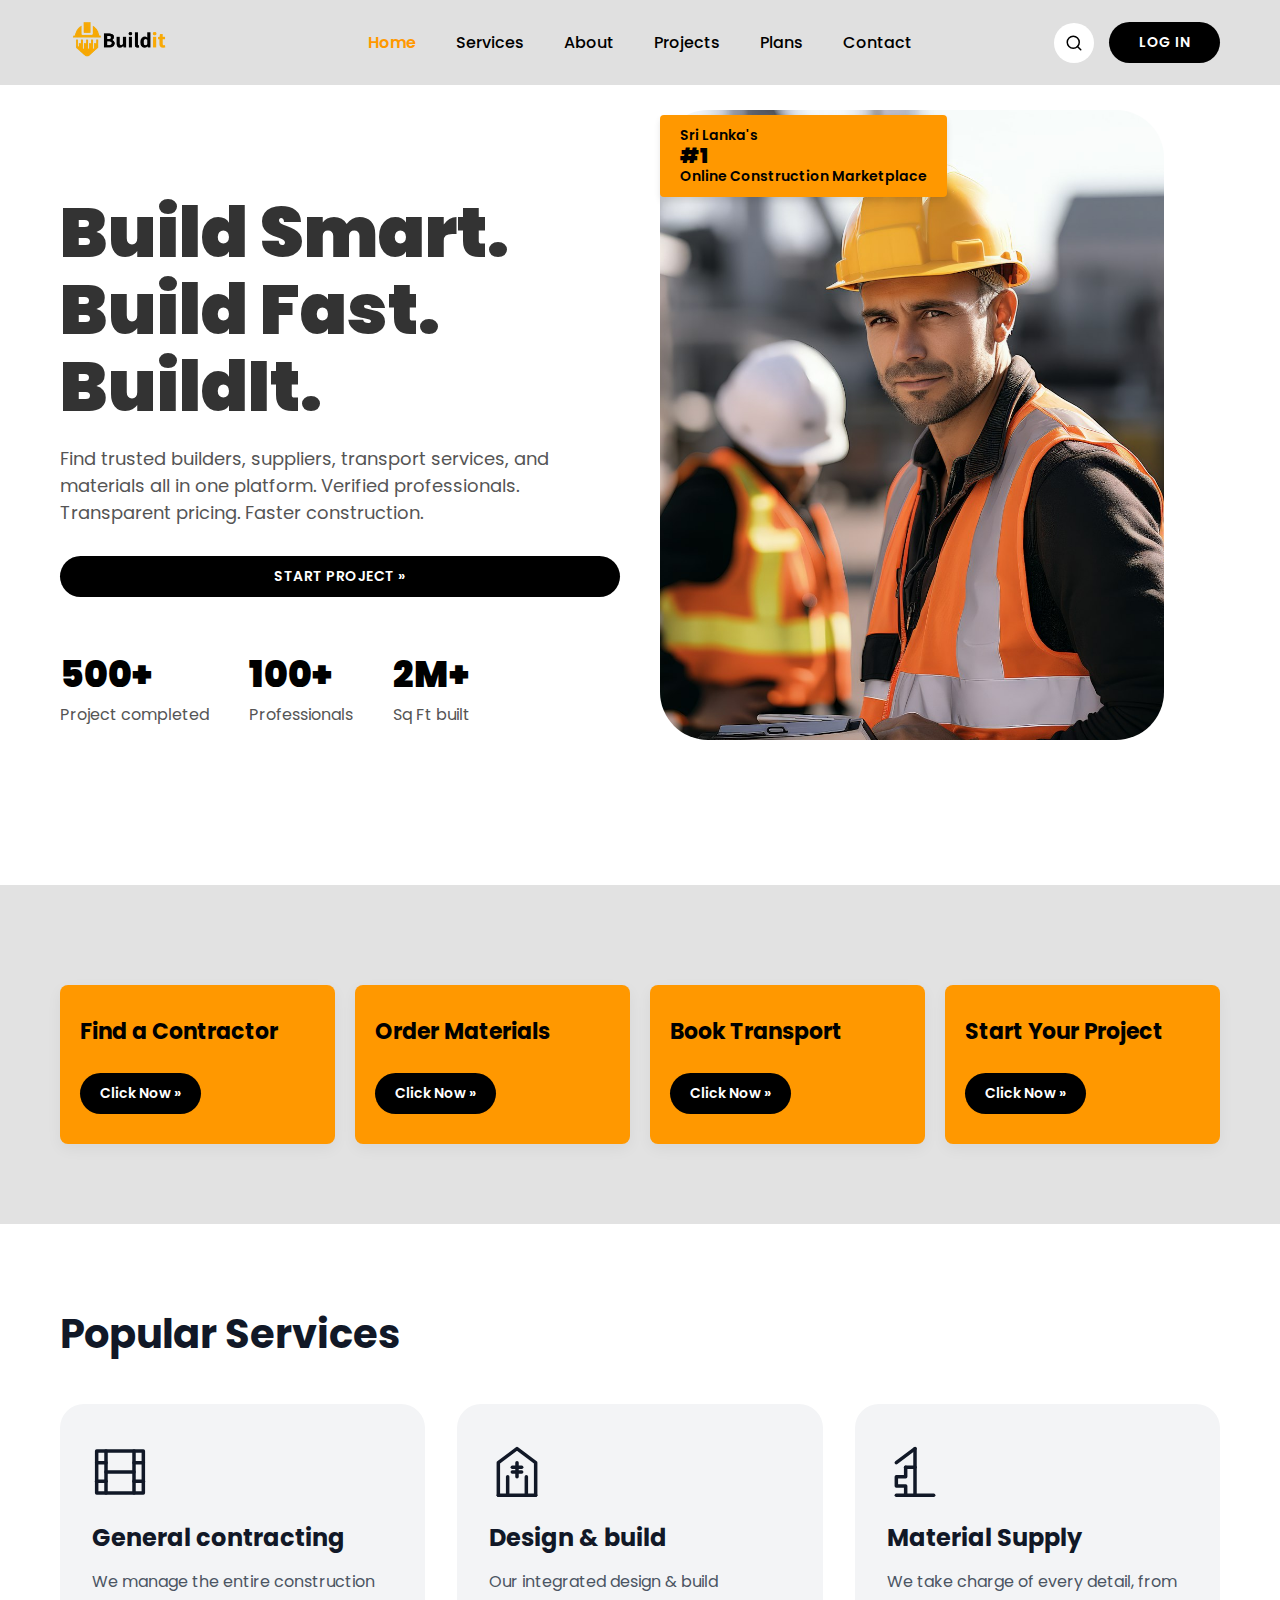
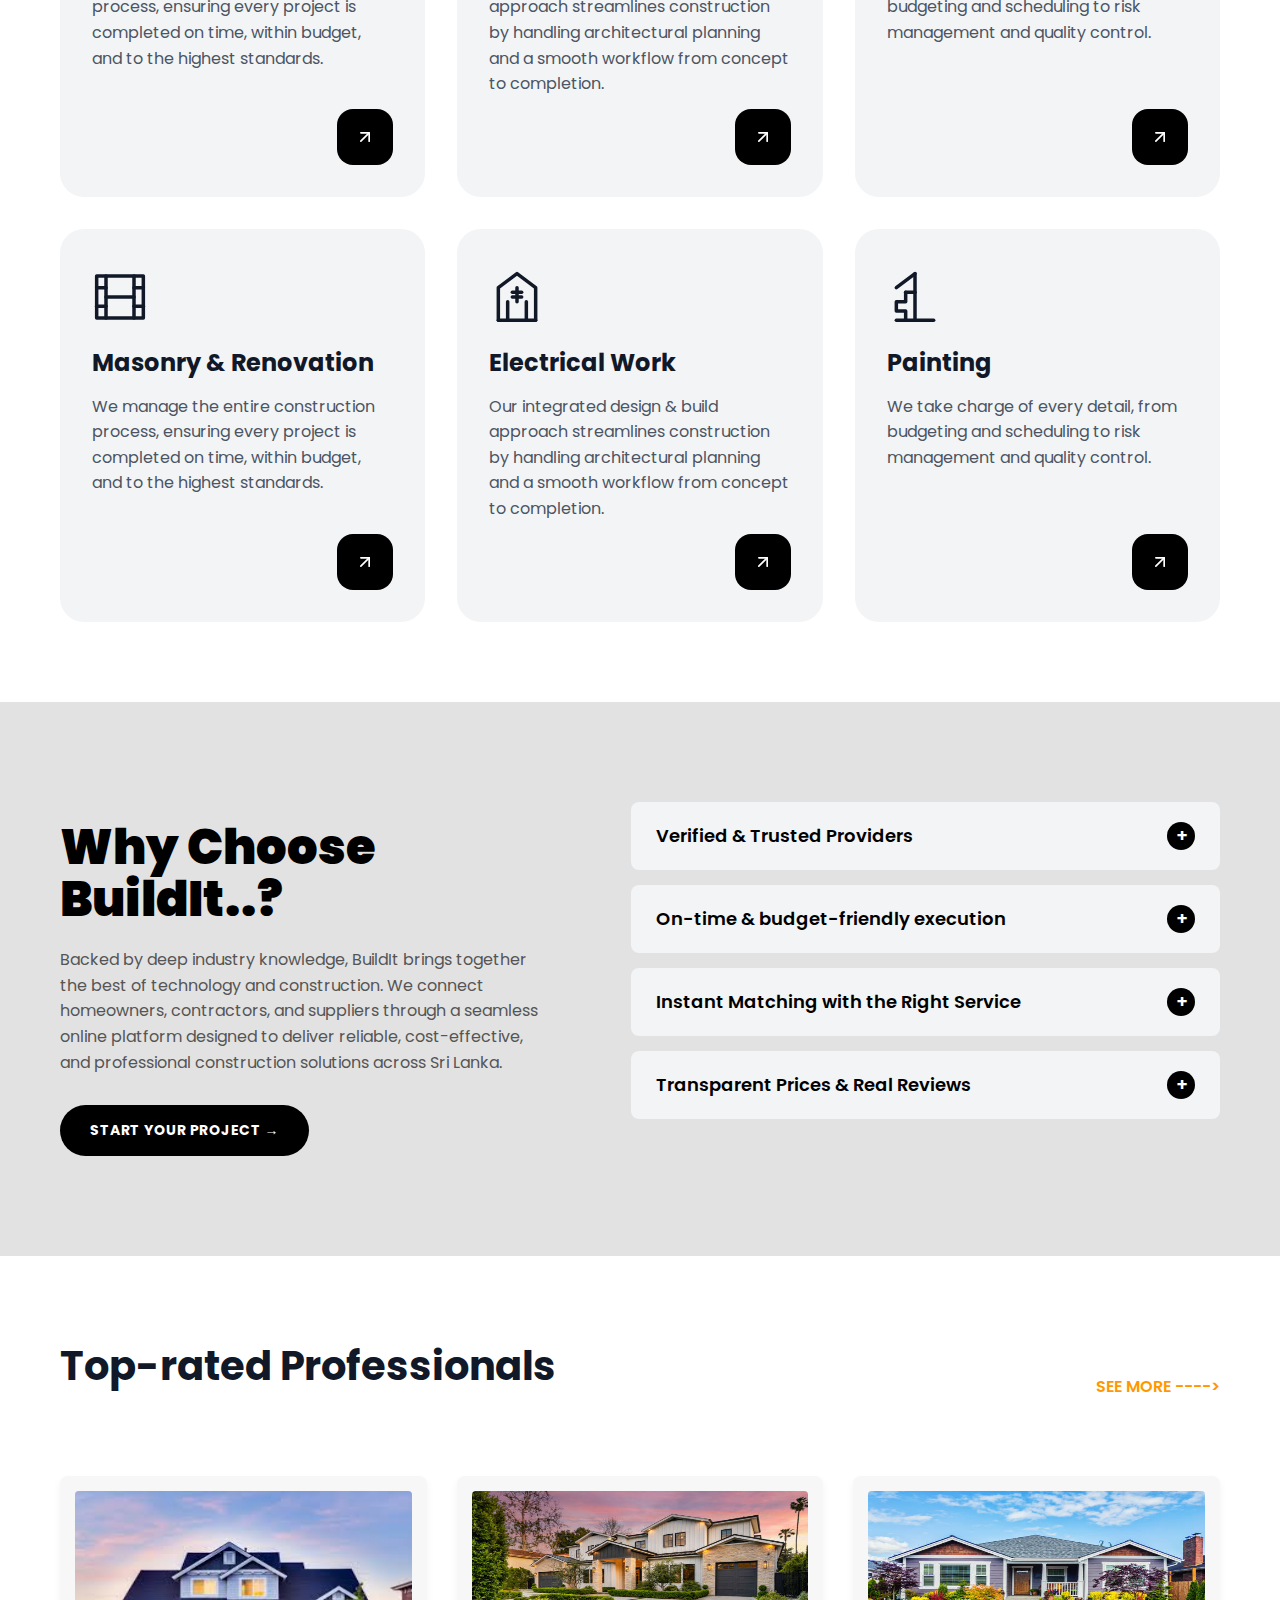
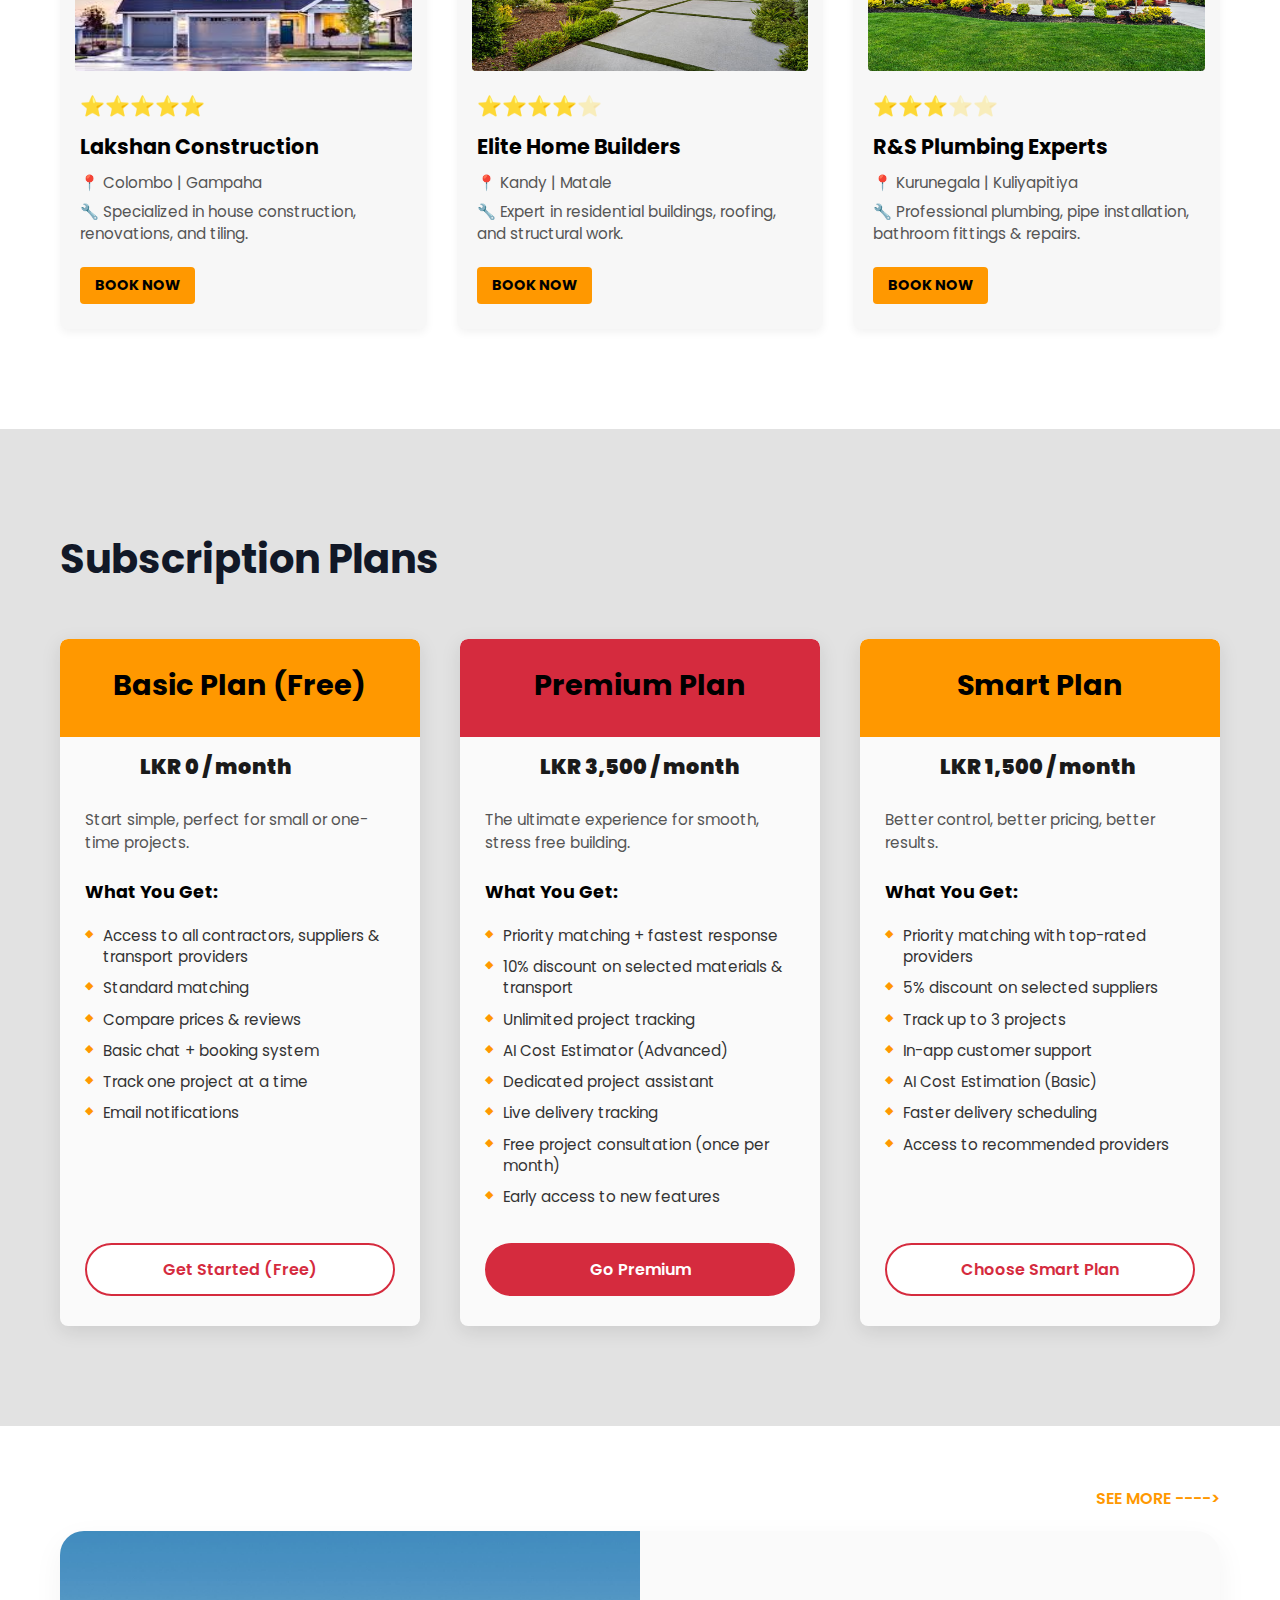
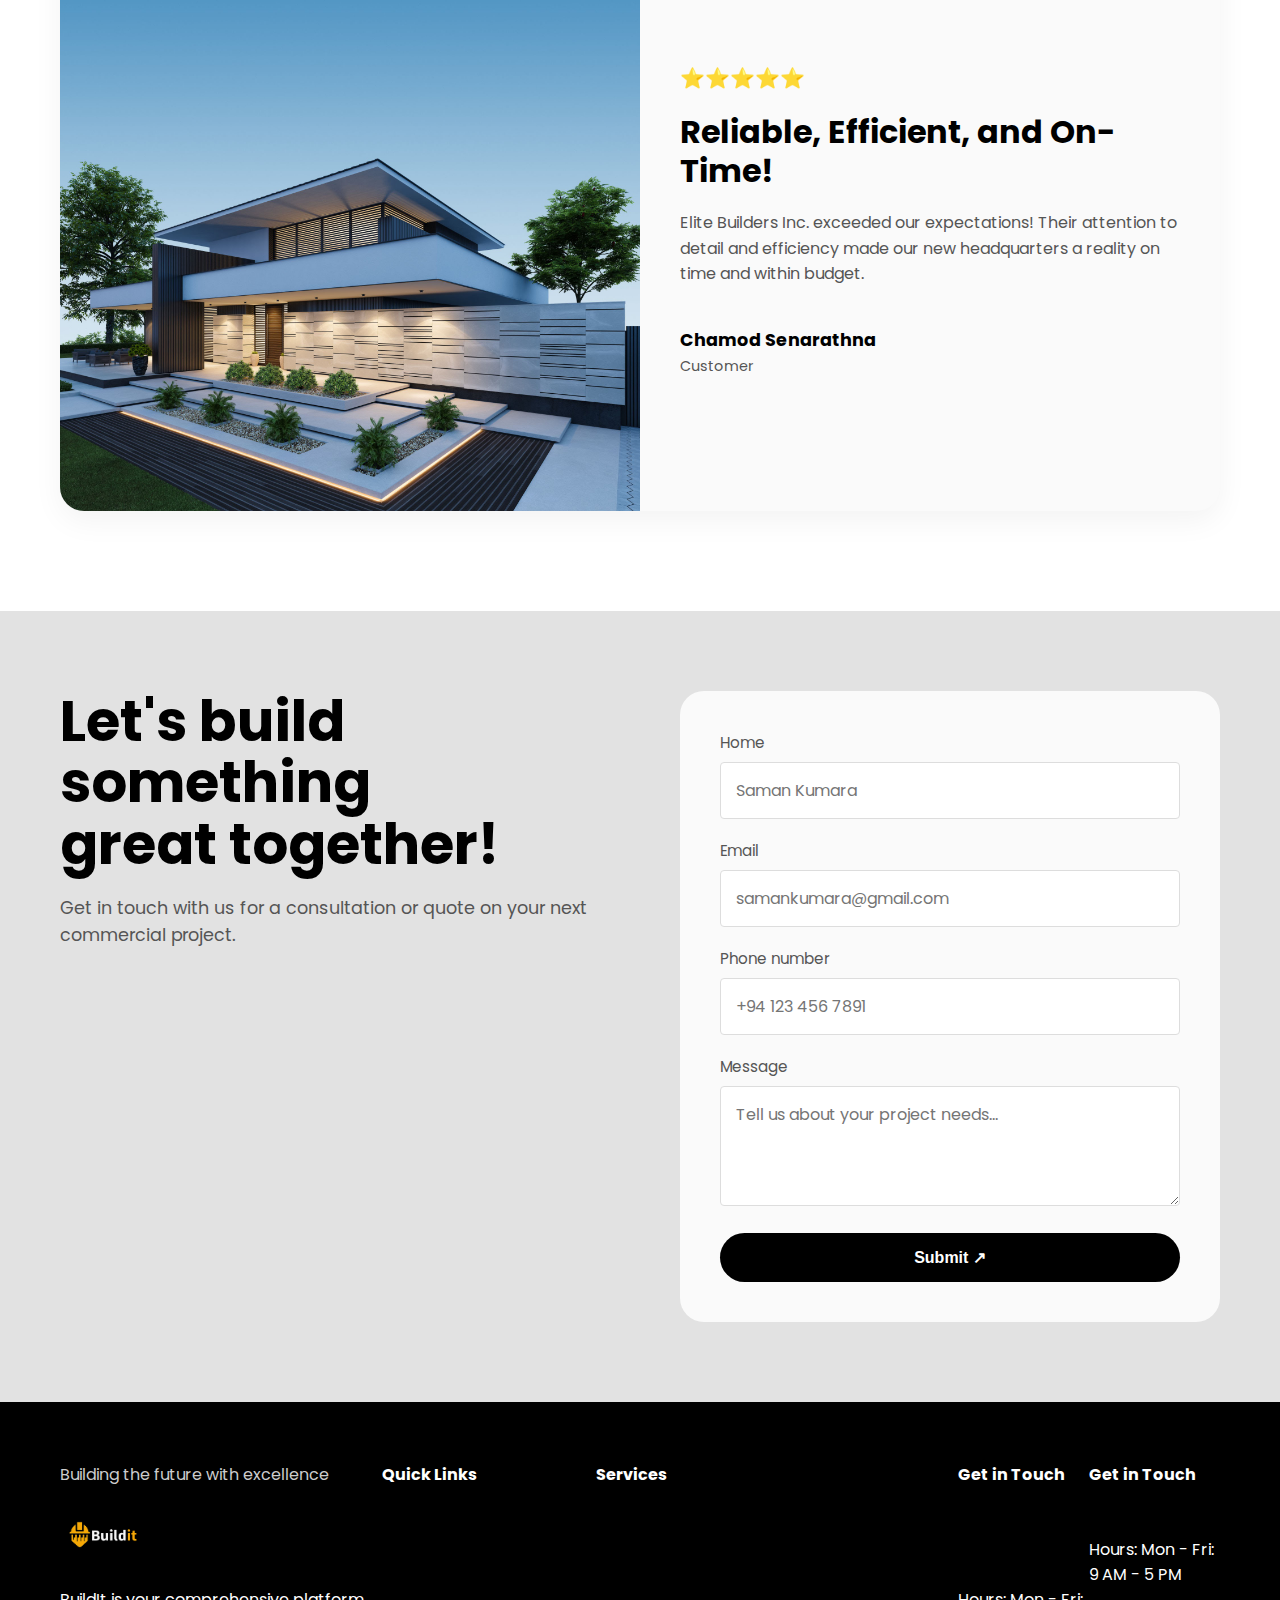
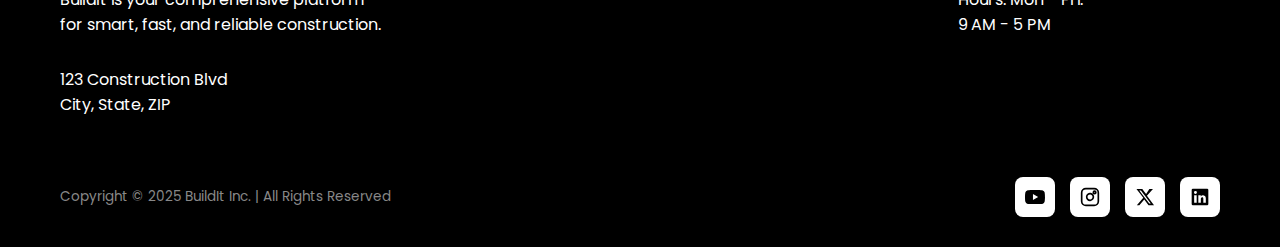
<file: index.html>
<!DOCTYPE html>
<html lang="en">
<head>
    <meta charset="UTF-8">
    <meta name="viewport" content="width=device-width, initial-scale=1.0">
    <title>BuildIt - Build Smart. Build Fast.</title>
    <link rel="icon" type="image/png" href="favlogo.png">
    <link rel="stylesheet" href="styles.css">
    <link href="https://fonts.googleapis.com/css2?family=Poppins:wght@400;500;600;700;900&display=swap" rel="stylesheet">
    <link href="https://fonts.googleapis.com/css2?family=Inter:wght@400;500;600;700&display=swap" rel="stylesheet">
</head>
<body>

<header class="header">
        <div class="container">
            <div class="logo-wrapper">
                <a href="#home" class="logo">
                    <img src="logo1.png" alt="BuildIt Logo" class="logo-img">
                </a>
            </div>

            <nav class="nav">
                <a href="#home">Home</a>
                <a href="#services">Services</a>
                <a href="#about">About</a>
                <a href="#projects">Projects</a>
                <a href="#plans">Plans</a>
                <a href="#contact">Contact</a>
            </nav>

            <div class="header-actions">
                <button class="search-btn" aria-label="Search">
                    <svg width="18" height="18" viewBox="0 0 24 24" fill="none" stroke="currentColor" stroke-width="2" stroke-linecap="round" stroke-linejoin="round"><circle cx="11" cy="11" r="8"></circle><line x1="21" y1="21" x2="16.65" y2="16.65"></line></svg>
                </button>
                <a href="./Login/login.html" class="btn login-btn">LOG IN</a>
            </div>
        </div>
    </header>

    <section class="hero-section" id="home">
        <div class="container">
            <div class="hero-content">
                <h1>
                    Build Smart. <br>
                    Build Fast. <br>
                    BuildIt.
                </h1>
                <p>
                    Find trusted builders, suppliers, transport services, and materials all in one platform. 
                    Verified professionals. Transparent pricing. Faster construction.
                </p>
                <a href="./services/services.html" class="btn primary-btn">Start project &raquo;</a>

                <div class="stats-bar">
                    <div class="stat">
                        <span class="stat-number">500+</span>
                        <span class="stat-label">Project completed</span>
                    </div>
                    <div class="stat">
                        <span class="stat-number">100+</span>
                        <span class="stat-label">Professionals</span>
                    </div>
                    <div class="stat">
                        <span class="stat-number">2M+</span>
                        <span class="stat-label">Sq Ft built</span>
                    </div>
                </div>
            </div>

            <div class="hero-image-container">
                <div class="badge">
                    Sri Lanka's 
                    <strong>#1</strong> 
                    Online Construction Marketplace
                </div>
                <br>
                <div class="hero-image-wrapper">
                    <img src="worker.jpg" alt="Construction Worker" class="hero-main-img">
                    
                </div>
                <br>
            </div>
        </div>
    </section>
    <br><br>
    <section class="cta-grid-section">
        <div class="container">
            <div class="cta-card yellow-bg">
                <h3>Find a Contractor</h3>
                <a href="./services/services.html" class="btn secondary-btn">Click Now &raquo;</a>
            </div>
            <div class="cta-card yellow-bg">
                <h3>Order Materials</h3>
                <a href="./services/services.html" class="btn secondary-btn">Click Now &raquo;</a>
            </div>
            <div class="cta-card yellow-bg">
                <h3>Book Transport</h3>
                <a href="./services/services.html" class="btn secondary-btn">Click Now &raquo;</a>
            </div>
            <div class="cta-card yellow-bg">
                <h3>Start Your Project</h3>
                <a href="./services/services.html" class="btn secondary-btn">Click Now &raquo;</a>
            </div>
        </div>
    </section>
    
    <section class="popular-services-section" id="services">
        <div class="container">
            <h2 class="section-title">Popular Services</h2>

            <div class="services-grid">
                <article class="service-card card-highlighted">
                    <div class="service-icon"><svg xmlns="http://www.w3.org/2000/svg" viewBox="0 0 24 24" fill="none" stroke="currentColor" stroke-width="1.5" stroke-linecap="round" stroke-linejoin="round"><path d="M2 3h20v18H2z"/><path d="M6 3v18"/><path d="M18 3v18"/><path d="M2 8h4"/><path d="M18 8h4"/><path d="M2 16h4"/><path d="M18 16h4"/><path d="M6 12h12"/></svg></div>
                    <h3>General contracting</h3>
                    <p>We manage the entire construction process, ensuring every project is completed on time, within budget, and to the highest standards.</p>
                    <a href="#" class="card-btn"><svg xmlns="http://www.w3.org/2000/svg" width="20" height="20" viewBox="0 0 24 24" fill="none" stroke="currentColor" stroke-width="2" stroke-linecap="round" stroke-linejoin="round"><line x1="7" y1="17" x2="17" y2="7"></line><polyline points="7 7 17 7 17 17"></polyline></svg></a>
                </article>
                <article class="service-card"><div class="service-icon"><svg xmlns="http://www.w3.org/2000/svg" viewBox="0 0 24 24" fill="none" stroke="currentColor" stroke-width="1.5" stroke-linecap="round" stroke-linejoin="round"><path d="M4 22h16"/><path d="M20 22V8L12 2 4 8v14"/><path d="M8 22v-8"/><path d="M16 22v-8"/><path d="M12 8v6"/><path d="M10 10h4"/><path d="M10 12h4"/></svg></div><h3>Design & build</h3><p>Our integrated design & build approach streamlines construction by handling architectural planning and a smooth workflow from concept to completion.</p><a href="#" class="card-btn"><svg xmlns="http://www.w3.org/2000/svg" width="20" height="20" viewBox="0 0 24 24" fill="none" stroke="currentColor" stroke-width="2" stroke-linecap="round" stroke-linejoin="round"><line x1="7" y1="17" x2="17" y2="7"></line><polyline points="7 7 17 7 17 17"></polyline></svg></a></article>
                <article class="service-card"><div class="service-icon"><svg xmlns="http://www.w3.org/2000/svg" viewBox="0 0 24 24" fill="none" stroke="currentColor" stroke-width="1.5" stroke-linecap="round" stroke-linejoin="round"><path d="M4 22h16"/><path d="M12 2L4 8"/><path d="M12 2v20"/><path d="M12 10H8"/><path d="M8 10v4H4v4h4v4"/></svg></div><h3>Material Supply</h3><p>We take charge of every detail, from budgeting and scheduling to risk management and quality control.</p><a href="#" class="card-btn"><svg xmlns="http://www.w3.org/2000/svg" width="20" height="20" viewBox="0 0 24 24" fill="none" stroke="currentColor" stroke-width="2" stroke-linecap="round" stroke-linejoin="round"><line x1="7" y1="17" x2="17" y2="7"></line><polyline points="7 7 17 7 17 17"></polyline></svg></a></article>
                <article class="service-card"><div class="service-icon"><svg xmlns="http://www.w3.org/2000/svg" viewBox="0 0 24 24" fill="none" stroke="currentColor" stroke-width="1.5" stroke-linecap="round" stroke-linejoin="round"><path d="M2 3h20v18H2z"/><path d="M6 3v18"/><path d="M18 3v18"/><path d="M2 8h4"/><path d="M18 8h4"/><path d="M2 16h4"/><path d="M18 16h4"/><path d="M6 12h12"/></svg></div><h3>Masonry & Renovation</h3><p>We manage the entire construction process, ensuring every project is completed on time, within budget, and to the highest standards.</p><a href="#" class="card-btn"><svg xmlns="http://www.w3.org/2000/svg" width="20" height="20" viewBox="0 0 24 24" fill="none" stroke="currentColor" stroke-width="2" stroke-linecap="round" stroke-linejoin="round"><line x1="7" y1="17" x2="17" y2="7"></line><polyline points="7 7 17 7 17 17"></polyline></svg></a></article>
                <article class="service-card"><div class="service-icon"><svg xmlns="http://www.w3.org/2000/svg" viewBox="0 0 24 24" fill="none" stroke="currentColor" stroke-width="1.5" stroke-linecap="round" stroke-linejoin="round"><path d="M4 22h16"/><path d="M20 22V8L12 2 4 8v14"/><path d="M8 22v-8"/><path d="M16 22v-8"/><path d="M12 8v6"/><path d="M10 10h4"/><path d="M10 12h4"/></svg></div><h3>Electrical Work</h3><p>Our integrated design & build approach streamlines construction by handling architectural planning and a smooth workflow from concept to completion.</p><a href="#" class="card-btn"><svg xmlns="http://www.w3.org/2000/svg" width="20" height="20" viewBox="0 0 24 24" fill="none" stroke="currentColor" stroke-width="2" stroke-linecap="round" stroke-linejoin="round"><line x1="7" y1="17" x2="17" y2="7"></line><polyline points="7 7 17 7 17 17"></polyline></svg></a></article>
                <article class="service-card"><div class="service-icon"><svg xmlns="http://www.w3.org/2000/svg" viewBox="0 0 24 24" fill="none" stroke="currentColor" stroke-width="1.5" stroke-linecap="round" stroke-linejoin="round"><path d="M4 22h16"/><path d="M12 2L4 8"/><path d="M12 2v20"/><path d="M12 10H8"/><path d="M8 10v4H4v4h4v4"/></svg></div><h3>Painting</h3><p>We take charge of every detail, from budgeting and scheduling to risk management and quality control.</p><a href="#" class="card-btn"><svg xmlns="http://www.w3.org/2000/svg" width="20" height="20" viewBox="0 0 24 24" fill="none" stroke="currentColor" stroke-width="2" stroke-linecap="round" stroke-linejoin="round"><line x1="7" y1="17" x2="17" y2="7"></line><polyline points="7 7 17 7 17 17"></polyline></svg></a></article>
            </div>
        </div>
    </section>

    <section class="why-choose-section" id="about">
        <div class="container why-choose-grid">
            <div class="why-choose-left">
                <h2 class="why-title">Why Choose BuildIt..?</h2>
                <p class="why-description">
                    Backed by deep industry knowledge, BuildIt brings together the best of 
                    technology and construction. We connect homeowners, contractors, and 
                    suppliers through a seamless online platform designed to deliver reliable, 
                    cost-effective, and professional construction solutions across Sri Lanka.
                </p>
                <a href="./services/services.html" class="btn primary-btn black-btn">Start your project &rarr;</a>
                
            </div>
            <div class="why-choose-right">
                 <div class="accordion-item" data-accordion="1"><div class="accordion-header"><span class="header-text">Verified & Trusted Providers</span><span class="icon-toggle plus-icon">+</span></div><div class="accordion-content"><p>We rigorously vet all contractors and suppliers on our platform, checking credentials, project history, and insurance, so you only work with proven professionals.</p></div></div>
                 <div class="accordion-item" data-accordion="2"><div class="accordion-header"><span class="header-text">On-time & budget-friendly execution</span><span class="icon-toggle plus-icon">+</span></div><div class="accordion-content"><p>We prioritize efficient planning and cost-effective solutions to meet deadlines without exceeding budgets.</p></div></div>
                 <div class="accordion-item" data-accordion="3"><div class="accordion-header"><span class="header-text">Instant Matching with the Right Service</span><span class="icon-toggle plus-icon">+</span></div><div class="accordion-content"><p>Our intelligent matching algorithm connects your project needs directly with the most suitable contractors and material suppliers in your area quickly and seamlessly.</p></div></div>
                 <div class="accordion-item" data-accordion="4"><div class="accordion-header"><span class="header-text">Transparent Prices & Real Reviews</span><span class="icon-toggle plus-icon">+</span></div><div class="accordion-content"><p>Receive clear, upfront quotes and base your decisions on genuine, verified feedback from past customers. No hidden costs, ever.</p></div></div>
            </div>
        </div>
    </section>

    <section class="top-rated-professionals-section" id="projects">
        <div class="container">
            <header class="section-header-row"><h2 class="section-title">Top-rated Professionals</h2><a href="#" class="see-more-link">SEE MORE ----></a></header>
            <div class="professionals-grid">
                <article class="professional-card"><div class="card-image-placeholder"><img src="1.jpeg" class="card-image-placeholder"></div><div class="card-content"><div class="star-rating"><span class="star filled">⭐</span><span class="star filled">⭐</span><span class="star filled">⭐</span><span class="star filled">⭐</span><span class="star filled">⭐</span></div><h3>Lakshan Construction</h3><p class="location-detail">📍 Colombo | Gampaha</p><p class="service-detail">🔧 Specialized in house construction, renovations, and tiling.        </p><a href="#contact" class="btn book-now-btn yellow-bg">BOOK NOW</a></div></article>
                 <article class="professional-card"><div class="card-image-placeholder"><img src="2.jpg" class="card-image-placeholder"></div><div class="card-content"><div class="star-rating"><span class="star filled">⭐</span><span class="star filled">⭐</span><span class="star filled">⭐</span><span class="star filled">⭐</span><span class="star empty">⭐</span></div><h3>Elite Home Builders</h3><p class="location-detail">📍 Kandy | Matale</p><p class="service-detail">🔧 Expert in residential buildings, roofing, and structural work.                </p><a href="#contact" class="btn book-now-btn yellow-bg">BOOK NOW</a></div></article>
                 <article class="professional-card"><div class="card-image-placeholder"><img src="3.jpg" class="card-image-placeholder"></div><div class="card-content"><div class="star-rating"><span class="star filled">⭐</span><span class="star filled">⭐</span><span class="star filled">⭐</span><span class="star empty">⭐</span><span class="star empty">⭐</span></div><h3>R&S Plumbing Experts</h3><p class="location-detail">📍 Kurunegala | Kuliyapitiya</p><p class="service-detail">🔧 Professional plumbing, pipe installation, bathroom fittings & repairs.</p><a href="#contact" class="btn book-now-btn yellow-bg">BOOK NOW</a></div></article>
            </div>
        </div>
    </section>

    <section class="subscription-plans-section" id="plans">
        <div class="container">
            <h2 class="section-title">Subscription Plans</h2>
            <div class="pricing-grid">
                <div class="plan-card basic-plan"><header class="plan-header yellow-bg"><h3>Basic Plan (Free)</h3></header><p class="plan-price">LKR 0 / month</p><div class="plan-body"><p class="plan-tagline">Start simple, perfect for small or one-time projects.</p><h4>What You Get:</h4><ul class="plan-features"><li>Access to all contractors, suppliers & transport providers</li><li>Standard matching</li><li>Compare prices & reviews</li><li>Basic chat + booking system</li><li>Track one project at a time</li><li>Email notifications</li></ul><a href="#" class="plan-btn btn basic-btn">Get Started (Free)</a></div></div>
                <div class="plan-card basic-plan"><header class="plan-header red-bg"><h3>Premium Plan</h3></header><p class="plan-price">LKR 3,500 / month</p><div class="plan-body"><p class="plan-tagline">The ultimate experience for smooth, stress free building.</p><h4>What You Get:</h4><ul class="plan-features"><li>Priority matching + fastest response</li><li>10% discount on selected materials & transport</li><li>Unlimited project tracking</li><li>AI Cost Estimator (Advanced)</li><li>Dedicated project assistant</li><li>Live delivery tracking</li><li>Free project consultation (once per month)</li><li>Early access to new features</li></ul><a href="#" class="plan-btn btn premium-btn">Go Premium</a></div></div>
                <div class="plan-card smart-plan"><header class="plan-header yellow-bg"><h3>Smart Plan</h3></header><p class="plan-price">LKR 1,500 / month</p><div class="plan-body"><p class="plan-tagline">Better control, better pricing, better results.</p><h4>What You Get:</h4><ul class="plan-features"><li>Priority matching with top-rated providers</li><li>5% discount on selected suppliers</li><li>Track up to 3 projects</li><li>In-app customer support</li><li>AI Cost Estimation (Basic)</li><li>Faster delivery scheduling</li><li>Access to recommended providers</li></ul><a href="#" class="plan-btn btn smart-btn">Choose Smart Plan</a></div></div>
            </div>
        </div>
    </section>

    <section class="testimonial-section">
        <div class="container">
            <div class="section-header-row right-align">
                <a href="#projects" class="see-more-link">SEE MORE ----></a>
            </div>
            <div class="testimonial-card"><div class="testimonial-image"><img src="mod-house.jpeg" alt="Modern House Project" class="project-img"></div><div class="testimonial-content"><div class="quote-stars"><span class="star filled">⭐</span><span class="star filled">⭐</span><span class="star filled">⭐</span><span class="star filled">⭐</span><span class="star filled">⭐</span></div><h3>Reliable, Efficient, and On-Time!</h3><p class="quote-text">Elite Builders Inc. exceeded our expectations! Their attention to detail and efficiency made our new headquarters a reality on time and within budget.</p><div class="customer-info"><strong>Chamod Senarathna</strong><span class="customer-role">Customer</span></div></div></div>
        </div>
    </section>

    <section class="contact-section" id="contact">
        <div class="container contact-grid">
            <div class="contact-text"><h2>Let's build something <br> great together!</h2><p>Get in touch with us for a consultation or quote on your next commercial project.</p></div>
            <div class="contact-form-card">
                <form class="contact-form">
                    <div class="form-group"><label for="name">Home</label><input type="text" id="name" placeholder="Saman Kumara" class="form-input"></div>
                    <div class="form-group"><label for="email">Email</label><input type="email" id="email" placeholder="samankumara@gmail.com" class="form-input"></div>
                    <div class="form-group"><label for="phone">Phone number</label><input type="tel" id="phone" placeholder="+94 123 456 7891" class="form-input"></div>
                    <div class="form-group"><label for="message">Message</label><textarea id="message" placeholder="Tell us about your project needs..." class="form-input textarea"></textarea></div>
                    <button type="submit" class="submit-btn">Submit ↗</button>
                </form>
            </div>
        </div>
    </section>

    <footer class="footer">
        <div class="container">
            <div class="footer-top">
                <div class="footer-brand">
                    <p class="footer-tagline">Building the future with excellence</p>
                    <div class="footer-logo">
                        <img src="footerlogo.png" alt="BuildIt" class="logo-img-small"> 
                        
                    </div>
                    <p class="footer-description">BuildIt is your comprehensive platform for smart, fast, and reliable construction.</p>
                    <p class="footer-address">123 Construction Blvd<br>City, State, ZIP</p>
                </div>

                <div class="footer-section">
                    <h4>Quick Links</h4>
                    <nav class="footer-links">
                        <a href="#about">About Us</a>
                        <a href="#projects">Our Projects</a>
                        <a href="#services">Our Services</a>
                        <a href="#blog">Blog</a>
                        <a href="#faq">FAQ</a>
                        <a href="#careers">Careers</a>
                    </nav>
                </div>

                <div class="footer-section">
                    <h4>Services</h4>
                    <nav class="footer-links">
                        <a href="#">General Contracting</a>
                        <a href="#">Design & Build</a>
                        <a href="#">Material Supply</a>
                        <a href="#">Masonry & Renovation</a>
                        <a href="#">Electrical Work</a>
                    </nav>
                </div>

                <div class="footer-section">
                    <h4>Get in Touch</h4>
                    <p class="footer-contact">
                        <a href="tel:+15551234567">Phone: +1 (555) 123-4567</a><br>
                        <a href="mailto:info@buildit.com">Email: info@buildit.com</a><br>
                        <span>Hours: Mon - Fri: 9 AM - 5 PM</span>
                    </p>
                </div>

                <div class="footer-section">
                    <h4>Get in Touch</h4>
                    <p class="footer-contact">
                        <a href="mailto:info@buildit.com">Email: info@buildit.com</a><br>
                        <span>Hours: Mon - Fri: 9 AM - 5 PM</span>
                    </p>
                </div>
            </div>
            
            <div class="footer-bottom">
                <div class="copyright">
                    Copyright © 2025 BuildIt Inc. | All Rights Reserved
                </div>
                <div class="footer-legal">
                    <a href="#privacy">Privacy Policy</a>
                    <a href="#terms">Terms of Policy</a>
                    <a href="#cookies">Cookie Policy</a>
                </div>
                <div class="social-icons">
                    <a href="#" class="social-icon" aria-label="YouTube">
                        <svg xmlns="http://www.w3.org/2000/svg" width="20" height="20" viewBox="0 0 24 24" fill="currentColor"><path d="M23.498 6.186a3.016 3.016 0 0 0-2.122-2.136C19.505 3.545 12 3.545 12 3.545s-7.505 0-9.377.505A3.017 3.017 0 0 0 .502 6.186C0 8.07 0 12 0 12s0 3.93.502 5.814a3.016 3.016 0 0 0 2.122 2.136c1.871.505 9.376.505 9.376.505s7.505 0 9.377-.505a3.015 3.015 0 0 0 2.122-2.136C24 15.93 24 12 24 12s0-3.93-.502-5.814zM9.545 15.568V8.432L15.818 12l-6.273 3.568z"/></svg>
                    </a>
                    <a href="#" class="social-icon" aria-label="Instagram">
                        <svg xmlns="http://www.w3.org/2000/svg" width="20" height="20" viewBox="0 0 24 24" fill="none" stroke="currentColor" stroke-width="2" stroke-linecap="round" stroke-linejoin="round"><rect x="2" y="2" width="20" height="20" rx="5" ry="5"/><path d="M16 11.37A4 4 0 1 1 12.63 8 4 4 0 0 1 16 11.37z"/><circle cx="17.5" cy="6.5" r="1.5"/></svg>
                    </a>
                    <a href="#" class="social-icon" aria-label="X (Twitter)">
                        <svg xmlns="http://www.w3.org/2000/svg" width="20" height="20" viewBox="0 0 24 24" fill="currentColor"><path d="M18.244 2.25h3.308l-7.227 8.26 8.502 11.24h-6.627l-5.1-6.694-5.867 6.694H2.2l7.73-8.835L1.75 2.25h6.969l4.612 6.09L17.25 2.25h.994zm-1.162 17.52h1.833L7.084 4.126H5.117z"/></svg>
                    </a>
                    <a href="#" class="social-icon" aria-label="LinkedIn">
                        <svg xmlns="http://www.w3.org/2000/svg" width="20" height="20" viewBox="0 0 24 24" fill="currentColor"><path d="M20.5 2h-17A1.5 1.5 0 002 3.5v17A1.5 1.5 0 003.5 22h17a1.5 1.5 0 001.5-1.5v-17A1.5 1.5 0 0020.5 2zM8 19H5v-9h3zM6.5 8.25A1.75 1.75 0 118.3 6.5a1.78 1.78 0 01-1.8 1.75zM19 19h-3v-4.74c0-1.42-.6-1.93-1.38-1.93A1.74 1.74 0 0013 14.19a.66.66 0 000 .14V19h-3v-9h2.9v1.3a3.11 3.11 0 012.7-1.4c1.55 0 3.36.86 3.36 3.66z"/></svg>
                    </a>
                </div>
            </div>
        </div>
    </footer>

    <script src="main.js"></script>
</body>
</html>
</file>
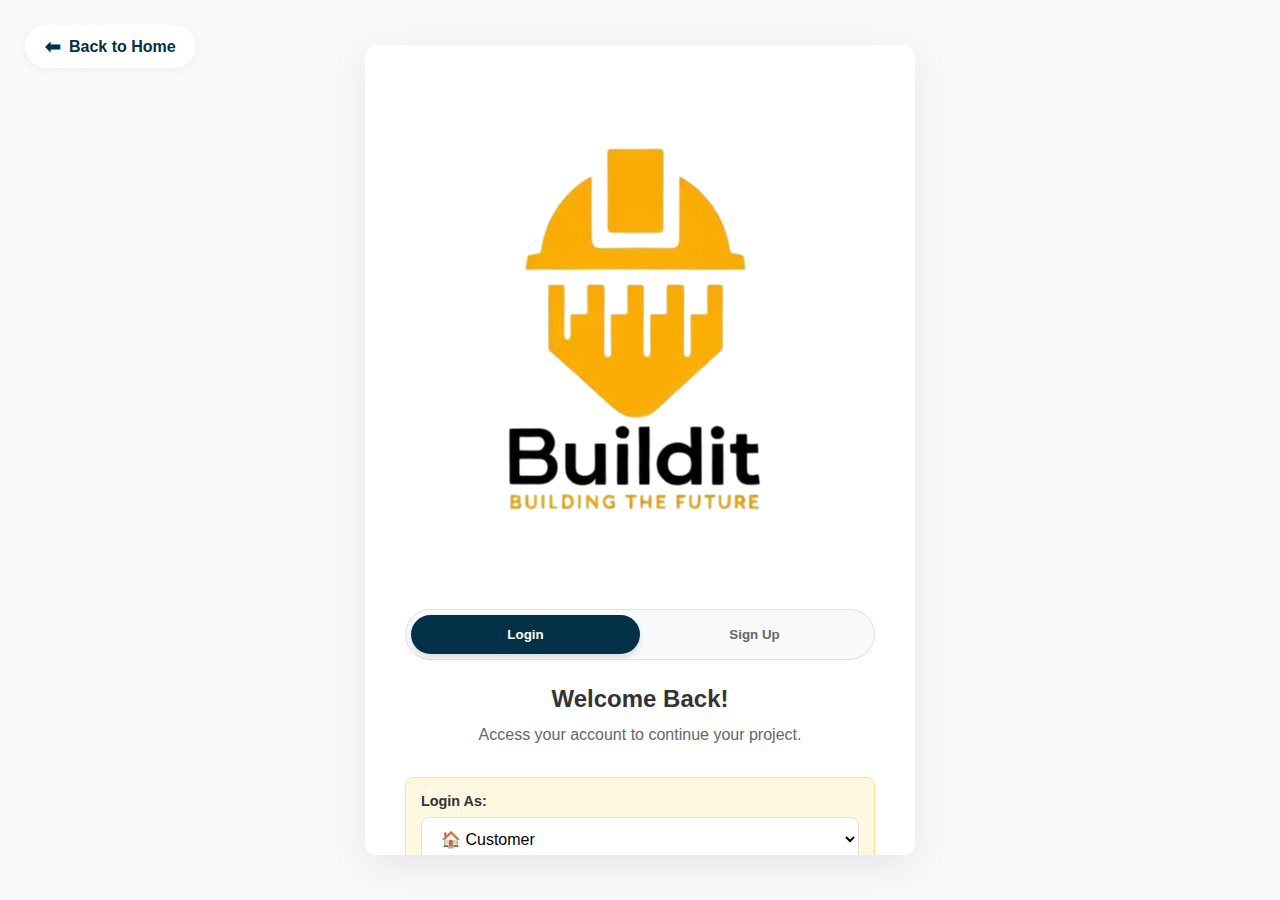
<file: Login/login.html>
<!DOCTYPE html>
<html lang="en">
<head>
    <meta charset="UTF-8">
    <meta name="viewport" content="width=device-width, initial-scale=1.0">
    <title>BuildIt - Login / Signup</title>
    <link rel="stylesheet" href="styles.css">
</head>
<body>

    <a href="index.html" class="back-home-btn">
        <span class="icon">⬅</span> Back to Home
    </a>

    <div class="main-wrapper">
        <div class="form-card">
            
            <div class="form-header">
                <div><a><img src="logo.png" alt=""></a></div>
                <!-- <div class="logo-icon">🏗️</div>
                <h1>BUILD<span>IT</span></h1> -->
            </div>

            <div class="form-toggle">
                <button class="toggle-btn active" id="loginToggle">Login</button>
                <button class="toggle-btn" id="signupToggle">Sign Up</button>
            </div>

            <div class="form-wrapper" id="loginForm">
                <h2>Welcome Back!</h2>
                <p class="form-description">Access your account to continue your project.</p>

                <div class="user-type-selector">
                    <label>Login As:</label>
                    <select id="loginUserType" class="input-field">
                        <option value="customer">🏠 Customer</option>
                        <option value="contractor">👷 Contractor / Worker</option>
                        <option value="supplier">🏪 Material Supplier</option>
                        <option value="transport">🚚 Transport Provider</option>
                        <option value="equipment">⚙️ Equipment Provider</option>
                        <option value="admin">🔐 Admin</option>
                    </select>
                </div>

                <form>
                    <div class="form-group">
                        <label>Email or Phone Number</label>
                        <input type="text" class="input-field" placeholder="Enter your mobile number or email" required>
                    </div>

                    <div class="form-group">
                        <label>Password</label>
                        <input type="password" class="input-field" placeholder="Enter your password" required>
                    </div>

                    <div class="form-options">
                        <label class="remember-me">
                            <input type="checkbox">
                            <span>Remember Me</span>
                        </label>
                        <a href="#" class="forgot-password">Forgot Password?</a>
                    </div>

                    <button type="submit" class="btn-primary">Login</button>

                    <div class="divider">
                        <span>or continue with</span>
                    </div>

                    <div class="social-login">
                        <button type="button" class="btn-social">
                            <span>🔍</span> Google
                        </button>
                        <button type="button" class="btn-social">
                            <span>🍎</span> Apple
                        </button>
                    </div>

                    <p class="form-footer">
                        Don't have an account? <a href="#" id="switchToSignup">Sign Up</a>
                    </p>
                </form>
            </div>

            <div class="form-wrapper hidden" id="signupForm">
                <h2>Create Your Account</h2>
                <p class="form-description">Join BuildIt to start your construction journey!</p>

                <div class="user-type-selector">
                    <label>Register As:</label>
                    <select id="signupUserType" class="input-field">
                        <option value="customer">🏠 Customer</option>
                        <option value="contractor">👷 Contractor / Worker</option>
                        <option value="supplier">🏪 Material Supplier</option>
                        <option value="transport">🚚 Transport Provider</option>
                        <option value="equipment">⚙️ Equipment Provider</option>
                    </select>
                </div>

                <form id="signupFormElement">
                    <div id="commonFields">
                        <div class="form-group">
                            <label>Full Name</label>
                            <input type="text" class="input-field" placeholder="Enter your full name" required>
                        </div>

                        <div class="form-row">
                            <div class="form-group">
                                <label>Email</label>
                                <input type="email" class="input-field" placeholder="your@email.com" required>
                            </div>
                            <div class="form-group">
                                <label>Phone Number</label>
                                <input type="tel" class="input-field" placeholder="+94 XX XXX XXXX" required>
                            </div>
                        </div>

                        <div class="form-row">
                            <div class="form-group">
                                <label>Password</label>
                                <input type="password" class="input-field" placeholder="Create password" required>
                            </div>
                            <div class="form-group">
                                <label>Confirm Password</label>
                                <input type="password" class="input-field" placeholder="Confirm password" required>
                            </div>
                        </div>

                        <div class="form-group">
                            <label>Address / City</label>
                            <input type="text" class="input-field" placeholder="Enter your location" required>
                        </div>

                        <div class="form-group">
                            <label>Profile Photo (Optional)</label>
                            <input type="file" class="input-field file-input" accept="image/*">
                        </div>
                    </div>

                    <div id="customerMessage" class="customer-message">
                        <div class="success-icon">✓</div>
                        <p>That's all we need! Click "Create Account" below to get started with BuildIt.</p>
                    </div>

                    <div id="contractorFields" class="provider-fields hidden">
                        <div class="section-title">Professional Information</div>
                        
                        <div class="form-group">
                            <label>Years of Experience</label>
                            <input type="number" class="input-field" placeholder="Enter years of experience" min="0">
                        </div>

                        <div class="form-group">
                            <label>Service Categories</label>
                            <div class="checkbox-group">
                                <label><input type="checkbox" value="mason"> Mason</label>
                                <label><input type="checkbox" value="electrician"> Electrician</label>
                                <label><input type="checkbox" value="plumber"> Plumber</label>
                                <label><input type="checkbox" value="painter"> Painter</label>
                                <label><input type="checkbox" value="carpenter"> Carpenter</label>
                                <label><input type="checkbox" value="housebuilder"> House Builder</label>
                            </div>
                        </div>

                        <div class="form-group">
                            <label>NIC / ID Upload</label>
                            <input type="file" class="input-field file-input" accept="image/*,.pdf">
                        </div>

                        <div class="form-group">
                            <label>Certification Upload (Optional)</label>
                            <input type="file" class="input-field file-input" accept="image/*,.pdf" multiple>
                        </div>

                        <div class="form-group">
                            <label>Portfolio Photos (Optional)</label>
                            <input type="file" class="input-field file-input" accept="image/*" multiple>
                        </div>

                        <div class="form-group">
                            <label>Service Price (Starting From)</label>
                            <input type="number" class="input-field" placeholder="Enter daily/hourly rate (LKR)" min="0">
                        </div>
                    </div>

                    <div id="supplierFields" class="provider-fields hidden">
                        <div class="section-title">Business Information</div>
                        
                        <div class="form-group">
                            <label>Shop Name</label>
                            <input type="text" class="input-field" placeholder="Enter your shop name">
                        </div>

                        <div class="form-group">
                            <label>Shop Location</label>
                            <input type="text" class="input-field" placeholder="Enter shop address">
                        </div>

                        <div class="form-group">
                            <label>Materials Provided</label>
                            <div class="checkbox-group">
                                <label><input type="checkbox" value="cement"> Cement</label>
                                <label><input type="checkbox" value="sand"> Sand</label>
                                <label><input type="checkbox" value="bricks"> Bricks</label>
                                <label><input type="checkbox" value="tiles"> Tiles</label>
                                <label><input type="checkbox" value="steel"> Steel</label>
                                <label><input type="checkbox" value="wood"> Wood</label>
                                <label><input type="checkbox" value="hardware"> Hardware</label>
                            </div>
                        </div>

                        <div class="form-group">
                            <label>Price List Upload (Optional)</label>
                            <input type="file" class="input-field file-input" accept=".pdf,.xlsx,.xls">
                        </div>

                        <div class="form-group">
                            <label>Delivery Available?</label>
                            <select class="input-field">
                                <option value="yes">Yes</option>
                                <option value="no">No</option>
                            </select>
                        </div>

                        <div class="form-group">
                            <label>Business Registration Certificate</label>
                            <input type="file" class="input-field file-input" accept="image/*,.pdf">
                        </div>
                    </div>

                    <div id="transportFields" class="provider-fields hidden">
                        <div class="section-title">Vehicle Information</div>
                        
                        <div class="form-group">
                            <label>Vehicle Type</label>
                            <select class="input-field">
                                <option value="tipper">Tipper Truck</option>
                                <option value="lorry">Lorry</option>
                                <option value="crane">Crane</option>
                                <option value="van">Delivery Van</option>
                            </select>
                        </div>

                        <div class="form-group">
                            <label>Vehicle Capacity</label>
                            <input type="text" class="input-field" placeholder="e.g., 5 tons, 10 cubic meters">
                        </div>

                        <div class="form-group">
                            <label>License Number</label>
                            <input type="text" class="input-field" placeholder="Enter vehicle license number">
                        </div>

                        <div class="form-group">
                            <label>Driver ID Upload</label>
                            <input type="file" class="input-field file-input" accept="image/*,.pdf">
                        </div>

                        <div class="form-group">
                            <label>Price (per km or per load)</label>
                            <input type="number" class="input-field" placeholder="Enter price (LKR)" min="0">
                        </div>

                        <div class="form-group">
                            <label>Vehicle Photos</label>
                            <input type="file" class="input-field file-input" accept="image/*" multiple>
                        </div>
                    </div>

                    <div id="equipmentFields" class="provider-fields hidden">
                        <div class="section-title">Equipment Information</div>
                        
                        <div class="form-group">
                            <label>Equipment Available</label>
                            <div class="checkbox-group">
                                <label><input type="checkbox" value="excavator"> Excavator</label>
                                <label><input type="checkbox" value="concrete-mixer"> Concrete Mixer</label>
                                <label><input type="checkbox" value="scaffolding"> Scaffolding</label>
                                <label><input type="checkbox" value="machinery"> Heavy Machinery</label>
                            </div>
                        </div>

                        <div class="form-group">
                            <label>Equipment Photos</label>
                            <input type="file" class="input-field file-input" accept="image/*" multiple>
                        </div>

                        <div class="form-group">
                            <label>Rental Price (per day)</label>
                            <input type="number" class="input-field" placeholder="Enter daily rental price (LKR)" min="0">
                        </div>

                        <div class="form-group">
                            <label>Business Registration Certificate</label>
                            <input type="file" class="input-field file-input" accept="image/*,.pdf">
                        </div>
                    </div>

                    <div class="form-group terms">
                        <label class="remember-me">
                            <input type="checkbox" required>
                            <span>I agree to the Terms & Conditions and Privacy Policy</span>
                        </label>
                    </div>

                    <button type="submit" class="btn-primary">Create Account</button>

                    <p class="form-footer">
                        Already have an account? <a href="#" id="switchToLogin">Login</a>
                    </p>

                    <div class="verification-note" id="verificationNote">
                        <strong>📋 For Service Providers:</strong> Your account will be set to "Pending Verification" status. Our admin team will review your documents and activate your account within 24-48 hours.
                    </div>
                </form>
            </div>
        </div>
    </div>

    <script>
        // Toggle between Login and Signup
        const loginToggle = document.getElementById('loginToggle');
        const signupToggle = document.getElementById('signupToggle');
        const loginForm = document.getElementById('loginForm');
        const signupForm = document.getElementById('signupForm');
        const switchToSignup = document.getElementById('switchToSignup');
        const switchToLogin = document.getElementById('switchToLogin');

        function showLogin() {
            loginForm.classList.remove('hidden');
            signupForm.classList.add('hidden');
            loginToggle.classList.add('active');
            signupToggle.classList.remove('active');
        }

        function showSignup() {
            loginForm.classList.add('hidden');
            signupForm.classList.remove('hidden');
            loginToggle.classList.remove('active');
            signupToggle.classList.add('active');
        }

        loginToggle.addEventListener('click', showLogin);
        signupToggle.addEventListener('click', showSignup);
        switchToSignup.addEventListener('click', (e) => {
            e.preventDefault();
            showSignup();
        });
        switchToLogin.addEventListener('click', (e) => {
            e.preventDefault();
            showLogin();
        });

        // Show/Hide provider-specific fields based on user type
        const signupUserType = document.getElementById('signupUserType');
        const contractorFields = document.getElementById('contractorFields');
        const supplierFields = document.getElementById('supplierFields');
        const transportFields = document.getElementById('transportFields');
        const equipmentFields = document.getElementById('equipmentFields');
        const customerMessage = document.getElementById('customerMessage');
        const verificationNote = document.getElementById('verificationNote');

        signupUserType.addEventListener('change', function() {
            // Hide all provider fields
            contractorFields.classList.add('hidden');
            supplierFields.classList.add('hidden');
            transportFields.classList.add('hidden');
            equipmentFields.classList.add('hidden');
            customerMessage.classList.add('hidden');
            verificationNote.classList.add('hidden');

            // Show relevant fields based on user type
            switch(this.value) {
                case 'customer':
                    customerMessage.classList.remove('hidden');
                    break;
                case 'contractor':
                    contractorFields.classList.remove('hidden');
                    verificationNote.classList.remove('hidden');
                    break;
                case 'supplier':
                    supplierFields.classList.remove('hidden');
                    verificationNote.classList.remove('hidden');
                    break;
                case 'transport':
                    transportFields.classList.remove('hidden');
                    verificationNote.classList.remove('hidden');
                    break;
                case 'equipment':
                    equipmentFields.classList.remove('hidden');
                    verificationNote.classList.remove('hidden');
                    break;
            }
        });

        // Trigger on page load to show customer fields by default
        signupUserType.dispatchEvent(new Event('change'));
    </script>
</body>
</html>
</file>
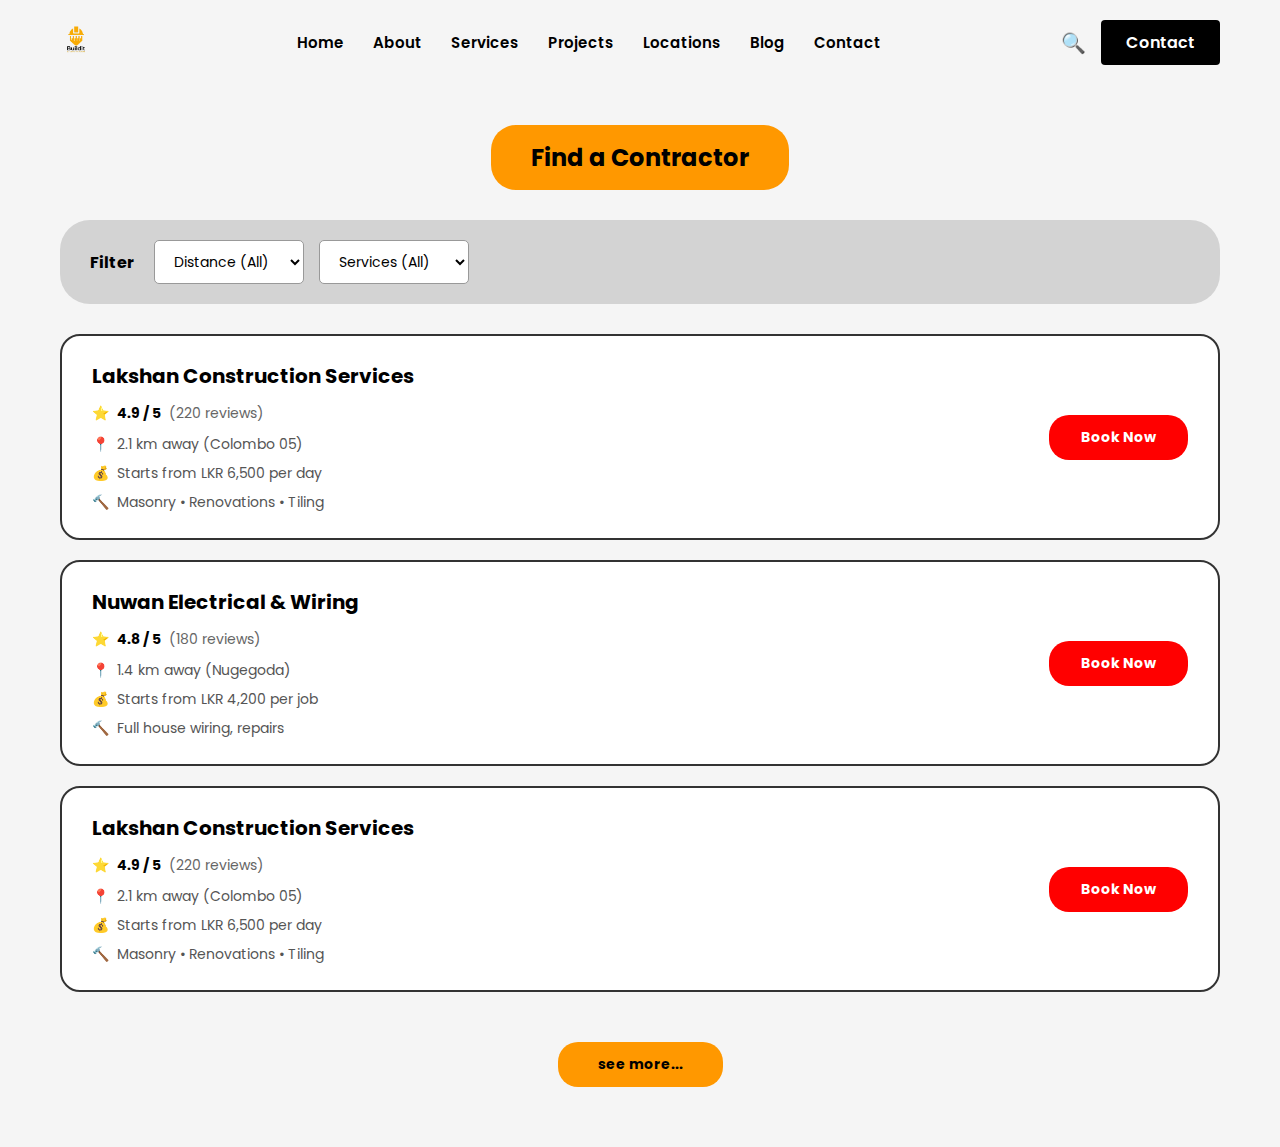
<file: pages/contractor-finder.html>
<!DOCTYPE html>
<html lang="en">
<head>
    <meta charset="UTF-8">
    <meta name="viewport" content="width=device-width, initial-scale=1.0">
    <title>BuildIt - Find a Contractor</title>
    <link rel="stylesheet" href="../styles/styles.css">
    <link rel="stylesheet" href="../styles/contractor-finder.css">
    <link href="https://fonts.googleapis.com/css2?family=Poppins:wght@400;600;700;900&display=swap" rel="stylesheet">
    <link href="https://fonts.googleapis.com/css2?family=Inter:wght@400;600;700&display=swap" rel="stylesheet">
</head>
<body>

    <!-- Header (inherited from main styles.css) -->
    <header class="header">
        <div class="container">
            <a href="../index.html" class="logo">
                <img src="../logo.png" alt="BuildIt Logo" class="logo-img">
            </a>
            <nav class="nav">
                <a href="../index.html">Home</a>
                <a href="#">About</a>
                <a href="../index.html#popular-services">Services</a>
                <a href="#">Projects</a>
                <a href="#">Locations</a>
                <a href="#">Blog</a>
                <a href="#">Contact</a>
            </nav>
            <div class="header-actions">
                <button class="search-btn" aria-label="Search">🔍</button>
                <a href="#" class="contact-btn">Contact</a>
            </div>
        </div>
    </header>

    <!-- Main Content -->
    <main class="contractor-finder-main">
        <div class="container">
            <!-- Page Title -->
            <div class="contractor-page-title">
                <h1>Find a Contractor</h1>
            </div>

            <!-- Filter Section -->
            <div class="contractor-filter-section">
                <span class="contractor-filter-label">Filter</span>
                <div class="contractor-filter-dropdown">
                    <select id="locationFilter">
                        <option value="">Distance (All)</option>
                        <option value="colombo">Colombo 05</option>
                        <option value="nugegoda">Nugegoda</option>
                    </select>
                    <select id="serviceFilter">
                        <option value="">Services (All)</option>
                        <option value="masonry">Masonry</option>
                        <option value="electrical">Electrical</option>
                        <option value="renovations">Renovations</option>
                    </select>
                </div>
            </div>

            <!-- Contractor Cards -->
            <div class="contractors-list">
                <!-- Card 1 -->
                <div class="single-contractor-card">
                    <div class="contractor-card-content">
                        <h2>Lakshan Construction Services</h2>
                        <div class="contractor-rating">
                            ⭐ <span class="contractor-rating-score">4.9 / 5</span> 
                            <span class="contractor-rating-count">(220 reviews)</span>
                        </div>
                        <div class="contractor-info-item">
                            📍 <span>2.1 km away (Colombo 05)</span>
                        </div>
                        <div class="contractor-info-item">
                            💰 <span>Starts from LKR 6,500 per day</span>
                        </div>
                        <div class="contractor-info-item">
                            🔨 <span>Masonry • Renovations • Tiling</span>
                        </div>
                    </div>
                    <button class="contractor-book-btn">Book Now</button>
                </div>

                <!-- Card 2 -->
                <div class="single-contractor-card">
                    <div class="contractor-card-content">
                        <h2>Nuwan Electrical & Wiring</h2>
                        <div class="contractor-rating">
                            ⭐ <span class="contractor-rating-score">4.8 / 5</span> 
                            <span class="contractor-rating-count">(180 reviews)</span>
                        </div>
                        <div class="contractor-info-item">
                            📍 <span>1.4 km away (Nugegoda)</span>
                        </div>
                        <div class="contractor-info-item">
                            💰 <span>Starts from LKR 4,200 per job</span>
                        </div>
                        <div class="contractor-info-item">
                            🔨 <span>Full house wiring, repairs</span>
                        </div>
                    </div>
                    <button class="contractor-book-btn">Book Now</button>
                </div>

                <!-- Card 3 -->
                <div class="single-contractor-card">
                    <div class="contractor-card-content">
                        <h2>Lakshan Construction Services</h2>
                        <div class="contractor-rating">
                            ⭐ <span class="contractor-rating-score">4.9 / 5</span> 
                            <span class="contractor-rating-count">(220 reviews)</span>
                        </div>
                        <div class="contractor-info-item">
                            📍 <span>2.1 km away (Colombo 05)</span>
                        </div>
                        <div class="contractor-info-item">
                            💰 <span>Starts from LKR 6,500 per day</span>
                        </div>
                        <div class="contractor-info-item">
                            🔨 <span>Masonry • Renovations • Tiling</span>
                        </div>
                    </div>
                    <button class="contractor-book-btn">Book Now</button>
                </div>
            </div>

            <!-- See More Button -->
            <div class="contractor-see-more-container">
                <button class="contractor-see-more-btn">see more...</button>
            </div>
        </div>
    </main>
</body>
</html>
</file>
<file: styles.css>
/*
|--------------------------------------------------------------------------
| CSS STYLESHEET: BuildIt Landing Page (Complete)
|--------------------------------------------------------------------------
| Sections:
| 1. Global Resets & Variables
| 2. Buttons & Utilities
| 3. Header & Navigation
| 4. Hero Section
| 5. CTA Grid Section
| 6. Popular Services Section
| 7. Why Choose BuildIt (Accordion)
| 8. Top-rated Professionals
| 9. Subscription Plans
| 10. Testimonial Section
| 11. Contact/Consultation Section
| 12. Footer
| 13. Responsive Design
*/

/* --- 1. Global Resets and Variables 🎨 --- */
html {
    scroll-behavior: smooth;
}
:root {
    /* Colors */
    --color-primary-black: #000000;
    --color-secondary-yellow: #ff9800; /* Buttons, badge, highlights */
    --color-premium-red: #D52B3E;      /* Premium Plan Highlight */
    
    /* Text Colors */
    --color-text-light: #ffffff;
    --color-text-dark: #333333;
    --color-text-body: #555555;
    
    /* Section Specific Colors */
    --color-services-title: #111827; 
    --color-services-body: #4B5563; 
    
    /* Backgrounds */
    --color-white: #ffffff;
    --color-bg-gray: #F3F4F6;       /* Service cards */
    --color-light-bg: #f7f7f7;      /* CTA grid */
    --color-lighter-gray: #FAFAFA;  /* Plan/Form backgrounds */

    /* Typography */
    --font-family-poppins: 'Poppins', sans-serif;
    --font-family-inter: 'Inter', sans-serif;
    
    /* Layout/Dimensions */
    --max-width: 1200px;
    --radius-sm: 4px;
    --radius-md: 8px;
    --radius-xl: 24px;
}

* {
    box-sizing: border-box;
    margin: 0;
    padding: 0;
}

body {
    font-family: var(--font-family-poppins);
    color: var(--color-text-dark);
    background-color: var(--color-white);
}

.container {
    max-width: var(--max-width);
    margin: 0 auto;
    padding: 0 20px;
}

a {
    text-decoration: none;
    color: var(--color-primary-black);
    transition: color 0.2s;
}

img {
    max-width: 100%;
    display: block;
}

/* --- 2. Button & Utility Styles ⚙️ --- */

.btn {
    display: inline-block;
    padding: 12px 30px;
    border-radius: var(--radius-md);
    font-weight: 600;
    cursor: pointer;
    transition: background-color 0.3s, opacity 0.3s, transform 0.2s;
    text-align: center;
}

.primary-btn {
    background-color: var(--color-primary-black);
    color: var(--color-text-light);
    padding: 10px 10px;
    border-radius: 30px; /* Pill shape */
    font-weight: 600;
    font-size: 14px;
    text-transform: uppercase;
    letter-spacing: 0.5px;
    text-decoration: none;
    transition: opacity 0.3s;
    margin-top: 0; /* Reset global btn margin */
}


.primary-btn:hover {
    background-color:#ff9800;
}

.secondary-btn {
    background-color: var(--color-primary-black); 
    color:white;
    border: none;
    border-radius: 30px;
    padding: 10px 20px;
    font-size: 14px;
    margin-top: 15px;
    align-self: flex-start; 
}

.secondary-btn:hover {
    opacity: 0.8;
    background-color: #ffffff;
    color: black;
}

.yellow-bg {
    background-color: var(--color-secondary-yellow);
    color: var(--color-primary-black); 
}

.red-bg {
    background-color: var(--color-premium-red);
    color: var(--color-text-light);
}

.section-title {
    font-size: 2.5rem;
    font-weight: 700;
    color: var(--color-services-title);
    margin-bottom: 40px;
}

.section-header-row {
    display: flex;
    justify-content: space-between;
    align-items: center;
    margin-bottom: 40px;
}

.section-header-row.right-align {
    justify-content: flex-end;
    margin-bottom: 20px;
}

.see-more-link {
    font-size: 16px;
    font-weight: 600;
    color: var(--color-secondary-yellow);
    transition: color 0.2s;
}

.see-more-link:hover {
    color: var(--color-primary-black);
}

/* --- 3. Header/Navigation Bar 🧭 --- */

/* --- 3. Header/Navigation Bar 🧭 --- */

.header {
    background-color: #E0E0E0; /* Light gray background matches the image */
    padding: 15px 0;
    position: sticky; /* Optional: keeps header visible while scrolling */
    top: 0;
    z-index: 1000;
}

.header .container {
    display: flex;
    justify-content: space-between; /* Ensures Logo Left, Nav Center, Actions Right */
    align-items: center;
}

/* 1. Logo Section (Flex 1 to push nav to center) */
.logo-wrapper {
    flex: 1;
    display: flex;
    justify-content: flex-start;
}

.logo-img {
    height: 55px; /* Slightly larger logo based on image */
    width: auto;
}

/* 2. Navigation Section (Flex 2 to center) */
.nav {
    flex: 2;
    display: flex;
    justify-content: center; /* Centers the links */
    gap: 40px; /* Space between links */
}

.nav a {
    font-size: 16px;
    font-weight: 500;
    color: var(--color-primary-black);
    position: relative;
    text-decoration: none;
    transition: color 0.3s ease;
}

.nav a:hover {
    color: #ff9800;
}

.nav a.active {
    color: #ff9800;
    font-weight: 600;
}

/* 3. Actions Section (Flex 1 to push to right) */
.header-actions {
    flex: 1;
    display: flex;
    justify-content: flex-end;
    align-items: center;
    gap: 15px;
}

/* Search Button (White Circle) */
.search-btn {
    background-color: var(--color-white);
    border: none;
    width: 40px;
    height: 40px;
    border-radius: 50%;
    display: flex;
    justify-content: center;
    align-items: center;
    cursor: pointer;
    transition: background-color 0.2s;
    color: var(--color-primary-black);
}

.search-btn:hover {
    background-color: #ff9800;
}

/* Log In Button (Black Pill) */
.login-btn {
    background-color: var(--color-primary-black);
    color: var(--color-text-light);
    padding: 10px 30px;
    border-radius: 30px; /* Pill shape */
    font-weight: 600;
    font-size: 14px;
    text-transform: uppercase;
    letter-spacing: 0.5px;
    text-decoration: none;
    transition: opacity 0.3s;
    margin-top: 0; /* Reset global btn margin */
}

.login-btn:hover {
    opacity: 0.8;
    ;
}

/* Mobile Responsive Update */
@media (max-width: 900px) {
    .nav {
        display: none; /* Hide nav links on small screens */
    }
    
    .header-actions {
        gap: 10px;
    }
    
    .login-btn {
        padding: 8px 20px;
        font-size: 12px;
    }
}

/* --- 4. Hero Section 🌟 --- */

.hero-section .container {
    display: flex;
    gap: 40px;
    padding-top: 50px;
    padding-bottom: 50px;
    min-height: 600px;
}

.hero-content {
    flex: 1;
    display: flex;
    flex-direction: column;
    justify-content: center;
}

.hero-content h1 {
    font-size: 70px; 
    font-weight: 900;
    line-height: 1.1;
    margin-bottom: 20px;
}

.hero-content p {
    font-size: 18px;
    line-height: 1.5;
    margin-bottom: 30px;
    color: var(--color-text-body);
}
.stats{
    font-family: inter;
}
.stats-bar {
    display: flex;
    gap: 40px;
    margin-top: 50px;
}

.stat-number {
    display: block;
    font-size: 36px;
    font-weight: 900;
    color: var(--color-primary-black);
}

.stat-label {
    font-size: 16px;
    color: var(--color-text-body);
}

.hero-image-container {
    flex: 1;
    position: relative;
    margin-top: -50px; 
}

.badge {
    position: absolute;
    top: 30px; 
    left: 0;
    background-color: var(--color-secondary-yellow);
    color: var(--color-primary-black);
    padding: 10px 20px;
    border-radius: var(--radius-sm);
    font-weight: 600;
    font-size: 14px;
    z-index: 10;
    box-shadow: 0 4px 6px rgba(0, 0, 0, 0.1);
}

.badge strong {
    font-size: 20px;
    display: block;
    line-height: 1;
}

.hero-image-wrapper {
    height: 100%;
    min-height: 650px;
    border-radius: var(--radius-md);
    position: relative;
    overflow: hidden; 
}

.hero-main-img {
    width: 90%;
    height: 90%;
    object-fit: cover; 
    display: block;
    border-radius: 48px;
}

.icon-link {
    position: absolute;
    bottom: 0;
    right: 0;
    width: 80px;
    height: 80px;
    background-color: var(--color-primary-black);
    color: var(--color-text-light);
    display: flex;
    justify-content: center;
    align-items: center;
    font-size: 30px;
    border-top-left-radius: var(--radius-md); 
    transition: background-color 0.2s;
}

.icon-link:hover {
    background-color: var(--color-secondary-yellow);
    color: var(--color-primary-black);
}

/* --- 5. CTA Grid Section 🧱 --- */

.cta-grid-section {
    background-color:#e2e2e2; 
    padding-bottom: 80px;
    padding-top: 160px;
}

.cta-grid-section .container {
    display: grid;
    grid-template-columns: repeat(4, 1fr);
    gap: 20px;
    margin-top: -60px; 
}

.cta-card {
    padding: 30px 20px;
    border-radius: var(--radius-md);
    display: flex;
    flex-direction: column;
    justify-content: space-between;
    min-height: 150px;
    box-shadow: 0 5px 15px rgba(0,0,0,0.05);
}

.cta-card h3 {
    font-size: 22px;
    font-weight: 700;
    margin-bottom: 10px;
}

/* --- 6. Popular Services Section 👷 --- */

/* --- 6. Popular Services Section 👷 --- */

.popular-services-section {
    padding: 80px 0; 
    background-color: rgb(255, 255, 255);
}

.services-grid {
    display: grid;
    grid-template-columns: repeat(3, 1fr);
    gap: 32px;
}

.service-card {
    background-color: var(--color-bg-gray);
    border-radius: var(--radius-xl);
    padding: 40px 32px;
    position: relative;
    display: flex;
    flex-direction: column;
    align-items: flex-start;
    min-height: 380px; 
    /* Add background-color to transition for smooth color change */
    transition: transform 0.3s ease, box-shadow 0.3s ease, background-color 0.3s ease;
}

/* NEW: Apply the orange background ONLY on hover */
.service-card:hover {
    background-color: var(--color-secondary-yellow);
    transform: translateY(-5px);
    box-shadow: 0 15px 30px rgba(0,0,0,0.1);
}

/* Ensure text colors stay correct on hover (Black text on Orange BG is standard) */
.service-card:hover h3,
.service-card:hover p {
    color: var(--color-primary-black);
}

.service-icon {
    width: 56px;
    height: 56px;
    margin-bottom: 24px;
    color: var(--color-services-title);
    transition: color 0.3s ease;
}

.service-icon svg {
    width: 100%;
    height: 100%;
    stroke-width: 1.5px;
}

.service-card h3 {
    font-size: 1.5rem;
    font-weight: 700;
    color: var(--color-services-title);
    margin-bottom: 16px;
    line-height: 1.2;
}

.service-card p {
    font-size: 1rem;
    line-height: 1.6;
    color: var(--color-services-body);
    margin-bottom: 60px; 
    font-weight: 400;
}

.card-btn {
    position: absolute;
    bottom: 32px;
    right: 32px;
    width: 56px;
    height: 56px;
    background-color: var(--color-primary-black);
    color: var(--color-text-light);
    border-radius: 16px; 
    display: flex;
    justify-content: center;
    align-items: center;
    transition: transform 0.2s ease, background-color 0.2s ease;
}

/* Button behavior on hover */
.card-btn:hover {
    transform: scale(1.05);
    background-color: var(--color-white); /* Optional: turn button white on hover for contrast */
    color: var(--color-primary-black);
}

/* --- 7. Why Choose BuildIt Section 💡 --- */

/* --- 7. Why Choose BuildIt Section 💡 --- */

.why-choose-section {
    padding: 100px 0;
    background-color: #e2e2e2;
}

.why-choose-grid {
    display: grid;
    grid-template-columns: 1fr 1.2fr;
    gap: 80px;
    align-items: flex-start;
}

.why-choose-left {
    padding-top: 20px;
}

.why-title {
    font-family: var(--font-family-poppins);
    font-size: 48px;
    font-weight: 900;
    color: var(--color-primary-black);
    margin-bottom: 20px;
    line-height: 1.1;
}

.why-description {
    font-size: 16px;
    line-height: 1.6;
    color: var(--color-text-body);
    margin-bottom: 30px;
}

/* Updated Black Button to match image */
.black-btn {
    background-color: var(--color-primary-black);
    color: var(--color-text-light);
    padding: 15px 30px;
    font-size: 14px;
    font-weight: 700;
    border-radius: 40px;
    text-transform: uppercase; /* ALL CAPS */
    letter-spacing: 0.5px;
}

.black-btn:hover {
    background-color:#ff9800;
}

/* Graphics Text Styles */
.all-in-one-text {
    margin-top: 60px;
}

.graphic-text {
    display: flex;
    flex-direction: column;
}

.huge-text {
    font-family: 'Poppins', sans-serif; /* Use a handwriting font if available */
    font-size: 60px;
    font-weight: 900;
    line-height: 1;
}

.sub-graphic-text {
    font-size: 20px;
    font-weight: 600;
    letter-spacing: 1px;
    margin-left: 50px; /* Offset slightly */
}

/* Accordion Styles */
.why-choose-right {
    display: flex;
    flex-direction: column;
    gap: 15px;
}

.accordion-item {
    background-color: var(--color-bg-gray);
    border-radius: var(--radius-md);
    overflow: hidden;
    cursor: pointer;
    transition: background-color 0.3s ease, box-shadow 0.3s ease;
}

/* The ACTIVE/OPEN State (Orange) */
.accordion-item.highlighted {
    background-color: var(--color-secondary-yellow); /* Orange Color */
    box-shadow: 0 4px 15px rgba(255, 152, 0, 0.2);
}

.accordion-header {
    padding: 20px 25px;
    display: flex;
    justify-content: space-between;
    align-items: center;
    font-family: var(--font-family-poppins);
    font-weight: 600;
    font-size: 18px;
    color: var(--color-primary-black);
    user-select: none;
}

/* Icon Container - Black Circle */
.icon-toggle {
    width: 28px;
    height: 28px;
    background-color: var(--color-primary-black);
    color: var(--color-white);
    border-radius: 50%;
    display: flex;
    justify-content: center;
    align-items: center;
    flex-shrink: 0;
    margin-left: 15px;
}

/* Icon Switching Logic */
.plus-svg, .close-svg {
    transition: transform 0.3s;
}

/* By default (closed), show Plus, hide Close */
.accordion-item .close-svg { display: none; }
.accordion-item .plus-svg { display: block; }

/* When Open, show Close, hide Plus */
.accordion-item.open .close-svg { display: block; }
.accordion-item.open .plus-svg { display: none; }


.accordion-content {
    max-height: 0;
    opacity: 0;
    overflow: hidden;
    transition: max-height 0.4s ease-out, opacity 0.3s ease, padding 0.3s ease;
    padding: 0 25px;
}

.accordion-item.open .accordion-content {
    max-height: 200px; /* Allow expansion */
    opacity: 1;
    padding-bottom: 20px; /* Add padding only when open */
}

.accordion-content p {
    font-size: 15px;
    line-height: 1.6;
    color: var(--color-primary-black); /* Text is black on orange bg */
    margin: 0;
}
/* --- 8. Top-rated Professionals Section 🌟 --- */

.top-rated-professionals-section {
    padding: 80px 0 100px;
    background-color: var(--color-white);
}

.professionals-grid {
    display: grid;
    grid-template-columns: repeat(3, 1fr);
    gap: 30px;
}

.professional-card {
    background-color: var(--color-light-bg);
    border-radius: var(--radius-md);
    padding: 15px;
    display: flex;
    flex-direction: column;
    box-shadow: 0 4px 8px rgba(0, 0, 0, 0.05);
}

.card-image-placeholder {
    width: 100%;
    height: 180px; 
    background-color: #e5e5e5;
    border-radius: var(--radius-sm); 
    margin-bottom: 20px;
}

.card-content {
    padding: 0 5px 10px;
    flex-grow: 1;
    display: flex;
    flex-direction: column;
}

.star-rating {
    margin-bottom: 10px;
}

.star {
    font-size: 20px;
    color: #ffd700;
}

.star.empty {
    opacity: 0.3;
}

.professional-card h3 {
    font-family: var(--font-family-poppins);
    font-size: 1.3rem;
    font-weight: 700;
    color: var(--color-primary-black);
    margin-bottom: 10px;
}

.location-detail, .service-detail {
    font-size: 0.95rem;
    color: var(--color-text-body);
    line-height: 1.4;
    margin-bottom: 8px;
}

.book-now-btn {
    background-color: var(--color-secondary-yellow);
    color: var(--color-primary-black);
    border-radius: var(--radius-sm);
    padding: 8px 15px;
    font-size: 0.9rem;
    font-weight: 700;
    margin-top: 15px;
    align-self: flex-start;
}

/* --- 9. Subscription Plans Section 🎁 --- */

.subscription-plans-section {
    padding: 100px 0;
    background-color: #e2e2e2;
}

.pricing-grid {
    display: grid;
    grid-template-columns: repeat(3, 1fr);
    gap: 40px;
    margin-top: 50px;
}

.plan-card {
    border-radius: var(--radius-md); 
    overflow: hidden;
    box-shadow: 0 5px 20px rgba(0, 0, 0, 0.1);
    background-color: var(--color-lighter-gray);
    display: flex;
    flex-direction: column;
}

.plan-header {
    padding: 25px 20px;
    color: var(--color-primary-black);
    text-align: center;
    border-radius: var(--radius-md) var(--radius-md) 0 0;
}

.plan-header h3 {
    font-family: var(--font-family-poppins);
    font-size: 1.8rem;
    font-weight: 700;
    margin-bottom: 5px;
}

.plan-price {
    font-family: var(--font-family-poppins);
    font-size: 1.3rem;
    font-weight: 900;
    line-height: 1;
    margin-top: 20px;
    margin-left:80px;
    color: rgb(26, 26, 26);
}

.premium-plan .plan-header {
    background-color: var(--color-premium-red);
    color: var(--color-text-light);
}
.premium-plan .plan-price {
    color: var(--color-text-light);
}

.plan-body {
    padding: 30px 25px;
    flex-grow: 1;
    display: flex;
    flex-direction: column;
}

.plan-tagline {
    font-size: 0.95rem;
    color: var(--color-text-body);
    margin-bottom: 25px;
}

.plan-body h4 {
    font-size: 1.1rem;
    font-weight: 700;
    color: var(--color-primary-black);
    margin-bottom: 15px;
}

.plan-features {
    list-style: none;
    padding: 0;
    margin: 0;
    flex-grow: 1;
}

.plan-features li {
    font-size: 0.95rem;
    color: var(--color-text-dark);
    line-height: 1.4;
    padding: 5px 0;
    position: relative;
    padding-left: 18px;
}

.plan-features li::before {
    content: '◆';
    position: absolute;
    left: 0;
    color: var(--color-secondary-yellow); 
    font-size: 0.7rem;
    top: 6px;
}

.plan-btn {
    width: 100%;
    text-align: center;
    font-weight: 600;
    border-radius: 30px; 
    margin-top: 30px;
    padding: 12px 20px;
}

.basic-btn, .smart-btn {
    background-color: var(--color-text-light);
    color: var(--color-premium-red);
    border: 2px solid var(--color-premium-red);
}

.premium-btn {
    background-color: var(--color-premium-red);
    color: var(--color-text-light);
    border: 2px solid var(--color-premium-red);
}
.premium-btn:hover{
    background-color: white;
    color: black    ;
}

.basic-btn:hover, .smart-btn:hover {
    background-color:#d67600;
    color: var(--color-text-light);
}

/* --- 10. Testimonial Section 💬 --- */

.testimonial-section {
    padding: 60px 0 100px;
    background-color: var(--color-white);
}

.testimonial-card {
    background-color: var(--color-lighter-gray);
    border-radius: var(--radius-xl);
    display: grid;
    grid-template-columns: 1fr 1fr;
    overflow: hidden;
    min-height: 400px;
    box-shadow: 0 10px 30px rgba(0,0,0,0.05);
}

.testimonial-image {
    width: 100%;
    height: 100%;
}

.project-img {
    width: 100%;
    height: 100%;
    object-fit: cover;
    display: block;
}

.testimonial-content {
    padding: 60px 40px;
    display: flex;
    flex-direction: column;
    justify-content: center;
}

.quote-stars {
    margin-bottom: 20px;
}

.testimonial-content h3 {
    font-size: 2rem;
    font-weight: 700;
    margin-bottom: 20px;
    color: var(--color-primary-black);
    line-height: 1.2;
}

.quote-text {
    font-size: 1rem;
    line-height: 1.6;
    color: var(--color-text-body);
    margin-bottom: 40px;
}

.customer-info strong {
    display: block;
    font-size: 1.1rem;
    font-weight: 700;
    color: var(--color-primary-black);
}

.customer-role {
    font-size: 0.9rem;
    color: var(--color-text-body);
}

/* --- 11. Contact/Consultation Section 📧 --- */

.contact-section {
    padding: 80px 0;
    background-color: #e2e2e2;
}

.contact-grid {
    display: grid;
    grid-template-columns: 1fr 1fr;
    gap: 80px;
    align-items: start;
}

.contact-text h2 {
    font-size: 3.5rem;
    font-weight: 700;
    line-height: 1.1;
    margin-bottom: 20px;
    color: var(--color-primary-black);
}

.contact-text p {
    font-size: 1.1rem;
    color: var(--color-text-body);
    line-height: 1.5;
}

.contact-form-card {
    background-color: var(--color-lighter-gray);
    padding: 40px;
    border-radius: var(--radius-xl);
}

.form-group {
    margin-bottom: 20px;
}

.form-group label {
    display: block;
    font-size: 0.95rem;
    color: var(--color-text-body);
    margin-bottom: 8px;
}

.form-input {
    width: 100%;
    padding: 15px;
    border: 1px solid #ddd;
    border-radius: var(--radius-sm);
    font-size: 1rem;
    font-family: var(--font-family-poppins);
    outline: none;
    transition: border-color 0.2s;
}

.form-input:focus {
    border-color: var(--color-secondary-yellow);
}

.form-input.textarea {
    height: 120px;
    resize: vertical;
}

.submit-btn {
    width: 100%;
    background-color: var(--color-primary-black);
    color: var(--color-text-light);
    border: none;
    padding: 15px;
    font-size: 1rem;
    font-weight: 600;
    border-radius: 30px;
    cursor: pointer;
    margin-top: 10px;
    display: flex;
    justify-content: center;
    align-items: center;
    gap: 10px;
}

.submit-btn:hover {
    background-color: #333;
}

/* --- 12. Footer Section 🦶 --- */

.footer {
    background-color: #000;
    color: #fff;
    padding: 60px 0 30px;
}

.footer-top {
    display: flex;
    justify-content: space-between;
    align-items: flex-start;
    margin-bottom: 60px;
}

.footer-brand {
    display: flex;
    flex-direction: column;
    gap: 30px;
}

.footer-tagline {
    font-size: 1rem;
    color: #ccc;
}

.footer-logo {
    display: flex;
    align-items: center;
    gap: 10px;
}

.logo-img-small {
    height: 40px;
    width: auto;
}

.logo-text-white {
    font-size: 24px;
    font-weight: 700;
    color: #fff;
}

.footer-nav {
    display: flex;
    gap: 40px;
}

.footer-nav a {
    color: #fff;
    font-size: 0.95rem;
    transition: color 0.2s;
}

.footer-nav a:hover {
    color: var(--color-secondary-yellow);
}

.footer-bottom {
    display: flex;
    justify-content: flex-end;
    align-items: center;
    gap: 40px;
}

.copyright {
    color: #888;
    font-size: 0.85rem;
    margin-right: auto;
}

.social-icons {
    display: flex;
    gap: 15px;
}

.social-icon {
    width: 40px;
    height: 40px;
    background-color: #fff;
    color: #000;
    border-radius: 8px;
    display: flex;
    justify-content: center;
    align-items: center;
    transition: background-color 0.2s;
}

.social-icon:hover {
    background-color: var(--color-secondary-yellow);
}

/* --- 13. Responsive Design 📱 --- */

@media (max-width: 992px) {
    /* Hero */
    .hero-section .container {
        flex-direction: column;
        text-align: center;
        min-height: auto;
    }
    .hero-content h1 { font-size: 50px; }
    .stats-bar { justify-content: center; }
    .hero-image-container { margin-top: 30px; }
    .hero-image-wrapper { min-height: 400px; }
    
    /* 2-Column Grids */
    .cta-grid-section .container,
    .services-grid,
    .professionals-grid,
    .pricing-grid {
        grid-template-columns: repeat(2, 1fr);
        gap: 20px;
    }
    
    /* Complex Sections stack */
    .why-choose-grid,
    .testimonial-card,
    .contact-grid {
        grid-template-columns: 1fr;
        gap: 40px;
    }
    
    .why-choose-left { text-align: center; }
    .black-btn, .all-in-one-text { 
        margin-left: auto; margin-right: auto; display: block; 
    }
    
    /* Testimonial adjustments */
    .testimonial-image { min-height: 250px; }
    
    /* Contact adjustments */
    .contact-text h2 { font-size: 2.5rem; }
    
    /* Footer adjustments */
    .footer-top { flex-direction: column; gap: 40px; }
    .footer-nav { flex-wrap: wrap; gap: 20px; }
    .footer-bottom { flex-direction: column-reverse; align-items: flex-start; gap: 20px; }
}

@media (max-width: 600px) {
    /* Header/Nav */
    .nav { display: none; }
    /* Nav Toggle - Ensure button is visible if added via JS/HTML */
    .menu-toggle { display: block; background: none; border: none; font-size: 24px; cursor: pointer; }
    
    .header-actions { gap: 10px; }
    
    /* 1-Column Grids */
    .cta-grid-section .container,
    .services-grid,
    .professionals-grid,
    .pricing-grid {
        grid-template-columns: 1fr;
    }
    
    .secondary-btn { align-self: flex-start; }
    .service-card { min-height: auto; padding: 32px 24px; }
    .card-btn { bottom: 24px; right: 24px; }
    
    .top-rated-professionals-section,
    .subscription-plans-section,
    .why-choose-section,
    .popular-services-section,
    .testimonial-section,
    .contact-section {
        padding: 50px 0;
    }
    
    .section-header-row { flex-direction: column; align-items: flex-start; gap: 10px; }
    .section-header-row.right-align { justify-content: flex-start; }
}

/* Add style for active mobile menu */
.nav.active {
    display: flex;
    flex-direction: column;
    position: absolute;
    top: 80px;
    left: 0;
    width: 100%;
    background-color: var(--color-white);
    padding: 20px;
    box-shadow: 0 4px 10px rgba(0,0,0,0.1);
    z-index: 100;
}
.nav.active a {
    margin: 10px 0;
    text-align: center;
}
</file>
<file: styles/styles.css>
/*
|--------------------------------------------------------------------------
| CSS STYLESHEET: BuildIt Landing Page (Final Verified)
|--------------------------------------------------------------------------
*/
html{
    scroll-behavior: smooth;
}
/* --- 1. Global Resets and Variables 🎨 --- */

:root {
    /* Base Colors */
    --color-primary-black: #000;
    --color-secondary-yellow: #ff9800; /* Buttons, badge, highlights */
    --color-premium-red: #D52B3E;      /* Premium Plan Highlight */
    
    /* Text Colors */
    --color-text-light: #fff;
    --color-text-dark: #333;
    --color-text-body: #555;
    
    /* Section Specific Colors */
    --color-services-title: #111827; 
    --color-services-body: #4B5563; 
    
    /* Backgrounds */
    --color-bg-gray: #F3F4F6;       /* Service cards */
    --color-light-bg: #f7f7f7;      /* CTA grid */
    --color-lighter-gray: #FAFAFA;  /* Plan bodies */
    --color-white: #ffffff;

    /* Typography */
    --font-family-poppins: 'Poppins', sans-serif;
    --font-family-inter: 'Inter', sans-serif;
    
    /* Layout/Dimensions */
    --max-width: 1200px;
    --radius-sm: 4px;
    --radius-md: 8px;
    --radius-xl: 24px;
}

* {
    box-sizing: border-box;
    margin: 0;
    padding: 0;
}

body {
    font-family: var(--font-family-poppins);
    color: var(--color-text-dark);
    background-color: var(--color-white);
}

.container {
    max-width: var(--max-width);
    margin: 0 auto;
    padding: 0 20px;
}

a {
    text-decoration: none;
    color: var(--color-primary-black);
    transition: color 0.2s;
}

/* --- 2. Button & Utility Styles ⚙️ --- */

.btn {
    display: inline-block;
    padding: 12px 30px;
    border-radius: var(--radius-sm);
    font-weight: 600;
    cursor: pointer;
    transition: background-color 0.3s, opacity 0.3s, transform 0.2s;
    text-align: center;
}

.primary-btn {
    background-color: var(--color-primary-black);
    color: var(--color-text-light);
    border: 1px solid var(--color-primary-black);
    margin-top: 20px;
}

.primary-btn:hover {
    background-color: var(--color-text-dark);
}

.secondary-btn {
    background-color: var(--color-primary-black); 
    color: var(--color-secondary-yellow);
    border: none;
    padding: 10px 20px;
    font-size: 14px;
    margin-top: 15px;
    align-self: flex-end; 
}

.secondary-btn:hover {
    opacity: 0.8;
}

.yellow-bg {
    background-color: var(--color-secondary-yellow);
    color: var(--color-primary-black); 
}

.red-bg {
    background-color: var(--color-premium-red);
    color: var(--color-text-light);
}

.section-title {
    font-size: 2.5rem;
    font-weight: 700;
    color: var(--color-services-title);
    margin-bottom: 40px;
}

/* --- 3. Header/Navigation Bar 🧭 --- */

.header .container {
    display: flex;
    justify-content: space-between;
    align-items: center;
    padding-top: 20px;
    padding-bottom: 20px;
}

.logo-img {
    height: 35px; 
    width: auto;
}

.nav a {
    margin-left: 25px;
    font-size: 15px;
    font-weight: 600;
    color: var(--color-primary-black);
}

.nav a:hover {
    color: var(--color-secondary-yellow);
}

.header-actions {
    display: flex;
    align-items: center;
}

.search-btn {
    background: none;
    border: none;
    font-size: 20px;
    cursor: pointer;
    margin-right: 15px;
}

.contact-btn {
    background-color: var(--color-primary-black);
    color: var(--color-text-light);
    padding: 10px 25px;
    border-radius: var(--radius-sm);
    font-weight: 600;
}

/* --- 4. Hero Section 🌟 --- */

.hero-section .container {
    display: flex;
    gap: 40px;
    padding-top: 50px;
    padding-bottom: 50px;
    min-height: 600px;
}

.hero-content {
    flex: 1;
    display: flex;
    flex-direction: column;
    justify-content: center;
}

.hero-content h1 {
    font-size: 70px; 
    font-weight: 900;
    line-height: 1.1;
    margin-bottom: 20px;
}

.hero-content p {
    font-size: 18px;
    line-height: 1.5;
    margin-bottom: 30px;
    color: var(--color-text-body);
}

.stats-bar {
    display: flex;
    gap: 40px;
    margin-top: 50px;
}

.stat-number {
    display: block;
    font-size: 36px;
    font-weight: 900;
    color: var(--color-primary-black);
}

.stat-label {
    font-size: 16px;
    color: var(--color-text-body);
}

.hero-image-container {
    flex: 1;
    position: relative;
    margin-top: -50px; 
}

.badge {
    position: absolute;
    top: 30px; 
    left: 0;
    background-color: var(--color-secondary-yellow);
    color: var(--color-primary-black);
    padding: 10px 20px;
    border-radius: var(--radius-sm);
    font-weight: 600;
    font-size: 14px;
    z-index: 10;
    box-shadow: 0 4px 6px rgba(0, 0, 0, 0.1);
}

.badge strong {
    font-size: 20px;
    display: block;
    line-height: 1;
}

.hero-image-wrapper {
    height: 100%;
    min-height: 650px;
    border-radius: var(--radius-md);
    position: relative;
    overflow: hidden; 
}

.hero-main-img {
    width: 100%;
    height: 100%;
    object-fit: cover; 
    display: block;
    border-radius: var(--radius-md);
}

.icon-link {
    position: absolute;
    bottom: 0;
    right: 0;
    width: 80px;
    height: 80px;
    background-color: var(--color-primary-black);
    color: var(--color-text-light);
    display: flex;
    justify-content: center;
    align-items: center;
    font-size: 30px;
    border-top-left-radius: var(--radius-md); 
    transition: background-color 0.2s;
}

.icon-link:hover {
    background-color: var(--color-secondary-yellow);
    color: var(--color-primary-black);
}

/* --- 5. CTA Grid Section 🧱 --- */

.cta-grid-section {
    background-color: var(--color-light-bg); 
    padding-bottom: 80px;
}

.cta-grid-section .container {
    display: grid;
    grid-template-columns: repeat(4, 1fr);
    gap: 20px;
    margin-top: -40px; 
}

.cta-card {
    padding: 30px 20px;
    border-radius: var(--radius-md);
    display: flex;
    flex-direction: column;
    justify-content: space-between;
    min-height: 150px;
    box-shadow: 0 5px 15px rgba(0,0,0,0.05);
}

.cta-card h3 {
    font-size: 22px;
    font-weight: 700;
    margin-bottom: 10px;
}

/* --- 6. Popular Services Section 👷 --- */

.popular-services-section {
    padding: 80px 0; 
}

.services-grid {
    display: grid;
    grid-template-columns: repeat(3, 1fr);
    gap: 32px;
}

.service-card {
    background-color: var(--color-bg-gray);
    border-radius: var(--radius-xl);
    padding: 40px 32px;
    position: relative;
    display: flex;
    flex-direction: column;
    align-items: flex-start;
    min-height: 380px; 
    transition: transform 0.2s, box-shadow 0.2s;
}

.service-card:hover {
    transform: translateY(-5px);
    box-shadow: 0 10px 20px rgba(0,0,0,0.08);
}

.service-card.card-highlighted {
    background-color: var(--color-secondary-yellow);
}

.service-icon {
    width: 56px;
    height: 56px;
    margin-bottom: 24px;
    color: var(--color-services-title);
}

.service-icon svg {
    width: 100%;
    height: 100%;
    stroke-width: 1.5px;
}

.service-card h3 {
    font-size: 1.5rem;
    font-weight: 700;
    color: var(--color-services-title);
    margin-bottom: 16px;
    line-height: 1.2;
}

.service-card p {
    font-size: 1rem;
    line-height: 1.6;
    color: var(--color-services-body);
    margin-bottom: 60px; 
    font-weight: 400;
}

.card-highlighted p {
     color: var(--color-primary-black); 
}

.card-btn {
    position: absolute;
    bottom: 32px;
    right: 32px;
    width: 56px;
    height: 56px;
    background-color: var(--color-primary-black);
    color: var(--color-text-light);
    border-radius: 16px; 
    display: flex;
    justify-content: center;
    align-items: center;
    transition: transform 0.2s ease, background-color 0.2s ease;
}

.card-btn:hover {
    transform: scale(1.05);
    background-color: var(--color-secondary-yellow);
    color: var(--color-primary-black);
}

/* --- 7. Why Choose BuildIt Section 💡 --- */

.why-choose-section {
    padding: 100px 0;
    background-color: var(--color-white);
}

.why-choose-grid {
    display: grid;
    grid-template-columns: 1fr 1.2fr;
    gap: 80px;
    align-items: flex-start;
}

.why-choose-left {
    padding-top: 20px;
}

.why-title {
    font-family: var(--font-family-poppins);
    font-size: 48px;
    font-weight: 900;
    color: var(--color-primary-black);
    margin-bottom: 20px;
}

.why-description {
    font-size: 16px;
    line-height: 1.6;
    color: var(--color-text-body);
    margin-bottom: 30px;
}

.black-btn {
    padding: 15px 40px;
    font-size: 16px;
    border-radius: 6px;
}

.all-in-one-text {
    margin-top: 60px;
    max-width: 350px; 
}

.all-in-one-img {
    width: 100%;
    height: auto;
    display: block;
    filter: brightness(0); 
}

.all-in-one-text .subtitle {
    font-family: var(--font-family-poppins);
    font-weight: 600;
    font-size: 18px;
    color: var(--color-primary-black);
    margin-top: 5px;
}

.why-choose-right {
    display: flex;
    flex-direction: column;
    gap: 15px;
}

.accordion-item {
    background-color: var(--color-bg-gray);
    border-radius: var(--radius-md);
    overflow: hidden;
    cursor: pointer;
    transition: background-color 0.3s;
}

.accordion-item.highlighted {
    background-color: var(--color-secondary-yellow);
    box-shadow: 0 4px 10px rgba(255, 152, 0, 0.3);
}

.accordion-item.highlighted .accordion-content {
    color: var(--color-primary-black); 
}

.accordion-header {
    padding: 20px 25px;
    display: flex;
    justify-content: space-between;
    align-items: center;
    font-family: var(--font-family-poppins);
    font-weight: 600;
    font-size: 18px;
    color: var(--color-primary-black);
    user-select: none;
}

.icon-toggle {
    font-size: 30px;
    line-height: 1;
    width: 30px;
    height: 30px;
    display: flex;
    justify-content: center;
    align-items: center;
    background-color: var(--color-primary-black);
    color: var(--color-text-light);
    border-radius: 50%;
    margin-left: 15px;
    transition: transform 0.3s, background-color 0.3s;
}

/* Accordion States */
.accordion-item:not(.open) .close-icon { display: none; }
.accordion-item.open .plus-icon { display: none; }

.accordion-content {
    max-height: 0;
    opacity: 0;
    visibility: hidden;
    padding: 0 25px;
    transition: max-height 0.3s ease-out, opacity 0.3s ease-out, padding 0.3s ease-out;
}

.accordion-content p {
    padding-bottom: 20px;
    font-size: 16px;
    line-height: 1.6;
    color: var(--color-services-body);
}

.accordion-item.open .accordion-content {
    max-height: 200px; 
    opacity: 1;
    visibility: visible;
    padding-top: 10px;
}

.accordion-item.open .icon-toggle {
    background-color: var(--color-primary-black); 
    color: var(--color-white);
}

/* --- 8. Top-rated Professionals Section 🌟 --- */

.top-rated-professionals-section {
    padding: 80px 0 100px;
    background-color: var(--color-white);
}

.section-header-row {
    display: flex;
    justify-content: space-between;
    align-items: center;
    margin-bottom: 40px;
}

.section-header-row .section-title {
    margin-bottom: 0;
}

.see-more-link {
    font-size: 16px;
    font-weight: 600;
    color: var(--color-secondary-yellow);
    transition: color 0.2s;
}

.see-more-link:hover {
    color: var(--color-primary-black);
}

.professionals-grid {
    display: grid;
    grid-template-columns: repeat(3, 1fr);
    gap: 30px;
}

.professional-card {
    background-color: var(--color-light-bg);
    border-radius: var(--radius-md);
    padding: 15px;
    display: flex;
    flex-direction: column;
    box-shadow: 0 4px 8px rgba(0, 0, 0, 0.05);
}

.card-image-placeholder {
    width: 100%;
    height: 180px; 
    background-color: #e5e5e5;
    border-radius: var(--radius-sm); 
    margin-bottom: 20px;
}

.card-content {
    padding: 0 5px 10px;
    flex-grow: 1;
    display: flex;
    flex-direction: column;
}

.star-rating {
    margin-bottom: 10px;
}

.star {
    font-size: 20px;
    color: #ffd700;
}

.star.empty {
    opacity: 0.3;
}

.professional-card h3 {
    font-family: var(--font-family-poppins);
    font-size: 1.3rem;
    font-weight: 700;
    color: var(--color-primary-black);
    margin-bottom: 10px;
}

.location-detail, .service-detail {
    font-size: 0.95rem;
    color: var(--color-text-body);
    line-height: 1.4;
    margin-bottom: 8px;
}

.book-now-btn {
    background-color: var(--color-secondary-yellow);
    color: var(--color-primary-black);
    border-radius: var(--radius-sm);
    padding: 8px 15px;
    font-size: 0.9rem;
    font-weight: 700;
    margin-top: 15px;
    align-self: flex-start;
}

/* --- 9. Subscription Plans Section 🎁 --- */

.subscription-plans-section {
    padding: 100px 0;
    background-color: var(--color-white);
}

.pricing-grid {
    display: grid;
    grid-template-columns: repeat(3, 1fr);
    gap: 30px;
    margin-top: 50px;
}

.plan-card {
    border-radius: var(--radius-md); 
    overflow: hidden;
    box-shadow: 0 5px 20px rgba(0, 0, 0, 0.1);
    background-color: var(--color-lighter-gray);
    display: flex;
    flex-direction: column;
}

.plan-header {
    padding: 25px 20px;
    color: var(--color-primary-black);
    text-align: center;
    border-radius: var(--radius-md) var(--radius-md) 0 0;
}

.plan-header h3 {
    font-family: var(--font-family-poppins);
    font-size: 1.5rem;
    font-weight: 700;
    margin-bottom: 5px;
}

.plan-price {
    font-family: var(--font-family-poppins);
    font-size: 1.8rem;
    font-weight: 900;
    line-height: 1;
}

.premium-plan .plan-header {
    background-color: var(--color-premium-red);
    color: var(--color-text-light);
}
.premium-plan .plan-price {
    color: var(--color-text-light);
}

.plan-body {
    padding: 30px 25px;
    flex-grow: 1;
    display: flex;
    flex-direction: column;
}

.plan-tagline {
    font-size: 0.95rem;
    color: var(--color-text-body);
    margin-bottom: 25px;
}

.plan-body h4 {
    font-size: 1.1rem;
    font-weight: 700;
    color: var(--color-primary-black);
    margin-bottom: 15px;
}

.plan-features {
    list-style: none;
    padding: 0;
    margin: 0;
    flex-grow: 1;
}

.plan-features li {
    font-size: 0.95rem;
    color: var(--color-text-dark);
    line-height: 1.4;
    padding: 5px 0;
    position: relative;
    padding-left: 18px;
}

.plan-features li::before {
    content: '◆';
    position: absolute;
    left: 0;
    color: var(--color-secondary-yellow); 
    font-size: 0.7rem;
    top: 6px;
}

.plan-btn {
    width: 100%;
    text-align: center;
    font-weight: 600;
    border-radius: 30px; 
    margin-top: 30px;
    padding: 12px 20px;
}

.basic-btn, .smart-btn {
    background-color: var(--color-text-light);
    color: var(--color-premium-red);
    border: 2px solid var(--color-premium-red);
}

.premium-btn {
    background-color: var(--color-premium-red);
    color: var(--color-text-light);
    border: 2px solid var(--color-premium-red);
}

.basic-btn:hover, .smart-btn:hover {
    background-color: var(--color-premium-red);
    color: var(--color-text-light);
}

.premium-btn:hover {
    opacity: 0.9;
    background-color: #A31E2D;
}

/* --- 10. Responsive Design (Consolidated) 📱 --- */

@media (max-width: 992px) {
    /* Hero/Header adjustments */
    .hero-section .container {
        flex-direction: column;
        text-align: center;
        min-height: auto;
    }
    .hero-content h1 {
        font-size: 50px;
    }
    .stats-bar {
        justify-content: center;
    }
    .hero-image-container {
        margin-top: 30px;
    }
    .hero-image-wrapper {
        min-height: 400px;
    }
    
    /* Grid Adjustments (2 columns for Tablet) */
    .cta-grid-section .container,
    .services-grid,
    .professionals-grid,
    .pricing-grid {
        grid-template-columns: repeat(2, 1fr);
        gap: 20px;
    }
    
    /* Pricing Grid Special Case: Center the last item if odd? No, standard grid is fine. */

    /* Why Choose Section */
    .why-choose-grid {
        grid-template-columns: 1fr;
        gap: 40px;
    }
    .why-choose-left {
        text-align: center;
    }
    .black-btn {
        margin-left: auto;
        margin-right: auto;
        display: block;
    }
    .all-in-one-text {
        margin-left: auto;
        margin-right: auto;
    }
}

@media (max-width: 600px) {
    /* Header/Nav adjustment */
    .nav {
        display: none; 
    }
    .header-actions {
        gap: 10px;
    }
    
    /* Grid Adjustments (1 column for Mobile) */
    .cta-grid-section .container,
    .services-grid,
    .professionals-grid,
    .pricing-grid {
        grid-template-columns: 1fr;
    }
    
    .secondary-btn {
         align-self: flex-start; 
    }
    .service-card {
        min-height: auto; 
        padding: 32px 24px;
    }
    .card-btn {
        bottom: 24px;
        right: 24px;
    }
    
    .top-rated-professionals-section,
    .subscription-plans-section,
    .why-choose-section,
    .popular-services-section {
        padding: 50px 0;
    }
    
    .section-header-row {
        flex-direction: column;
        align-items: flex-start;
        gap: 10px;
    }
}
</file>
<file: styles/contractor-finder.css>
* {
    box-sizing: border-box;
    margin: 0;
    padding: 0;
}

body {
    font-family: var(--font-family-poppins);
    color: var(--color-text-dark);
    background-color: var(--color-white);
}

.container {
    max-width: var(--max-width);
    margin: 0 auto;
    padding: 0 20px;
}

/* --- Contractor Finder Specific Styles --- */

/* Page Background */
body {
    background-color: #f5f5f5;
}
/* Main Content Area */
.contractor-finder-main {
    padding: 40px 0;
    min-height: calc(100vh - 200px);
}

/* Page Title Section */
.contractor-page-title {
    text-align: center;
    margin-bottom: 30px;
}

.contractor-page-title h1 {
    background-color: var(--color-secondary-yellow, #ff9800);
    display: inline-block;
    padding: 15px 40px;
    border-radius: 25px;
    font-size: 24px;
    font-weight: 700;
    color: var(--color-primary-black, #000);
}

/* Filter Section Styles */
.contractor-filter-section {
    background-color: #d3d3d3;
    padding: 20px 30px;
    border-radius: 30px;
    display: flex;
    align-items: center;
    gap: 20px;
    margin-bottom: 30px;
}

.contractor-filter-label {
    font-weight: 700;
    font-size: 16px;
    color: var(--color-primary-black, #000);
}

.contractor-filter-dropdown {
    display: flex;
    gap: 15px;
    flex-wrap: wrap;
    flex: 1;
}

.contractor-filter-dropdown select {
    padding: 10px 15px;
    border: 1px solid #999;
    border-radius: 5px;
    background-color: white;
    font-size: 14px;
    font-family: var(--font-family-poppins, 'Poppins', sans-serif);
    cursor: pointer;
    min-width: 150px;
    transition: border-color 0.3s;
}

.contractor-filter-dropdown select:hover {
    border-color: var(--color-secondary-yellow, #ff9800);
}

.contractor-filter-dropdown select:focus {
    outline: none;
    border-color: var(--color-secondary-yellow, #ff9800);
    box-shadow: 0 0 0 2px rgba(255, 152, 0, 0.1);
}

/* Contractor Cards List */
.contractors-list {
    display: flex;
    flex-direction: column;
    gap: 20px;
    margin-bottom: 30px;
}

.single-contractor-card {
    background-color: white;
    border: 2px solid #333;
    border-radius: 20px;
    padding: 25px 30px;
    display: flex;
    justify-content: space-between;
    align-items: center;
    transition: all 0.3s ease;
}

.single-contractor-card:hover {
    box-shadow: 0 6px 16px rgba(0,0,0,0.12);
    transform: translateY(-2px);
}

.contractor-card-content {
    flex: 1;
}

.contractor-card-content h2 {
    font-size: 20px;
    font-weight: 700;
    margin-bottom: 12px;
    color: var(--color-primary-black, #000);
    font-family: var(--font-family-poppins, 'Poppins', sans-serif);
}

.contractor-rating {
    display: flex;
    align-items: center;
    gap: 8px;
    margin-bottom: 10px;
    font-size: 14px;
}

.contractor-rating-score {
    font-weight: 700;
    color: var(--color-primary-black, #000);
}

.contractor-rating-count {
    color: #666;
    font-weight: 400;
}

.contractor-info-item {
    display: flex;
    align-items: center;
    gap: 8px;
    margin-bottom: 8px;
    font-size: 14px;
    color: var(--color-text-body, #555);
}

.contractor-info-item:last-child {
    margin-bottom: 0;
}

.contractor-book-btn {
    background-color: #ff0000;
    color: white;
    border: none;
    padding: 12px 32px;
    border-radius: 20px;
    font-size: 14px;
    font-weight: 700;
    cursor: pointer;
    transition: all 0.3s ease;
    white-space: nowrap;
    font-family: var(--font-family-poppins, 'Poppins', sans-serif);
}

.contractor-book-btn:hover {
    background-color: #cc0000;
    transform: scale(1.05);
    box-shadow: 0 4px 12px rgba(255, 0, 0, 0.3);
}

/* See More Button Section */
.contractor-see-more-container {
    text-align: center;
    padding: 20px 0;
}

.contractor-see-more-btn {
    background-color: var(--color-secondary-yellow, #ff9800);
    color: var(--color-primary-black, #000);
    border: none;
    padding: 12px 40px;
    border-radius: 20px;
    font-size: 14px;
    font-weight: 700;
    cursor: pointer;
    transition: all 0.3s ease;
    font-family: var(--font-family-poppins, 'Poppins', sans-serif);
}

.contractor-see-more-btn:hover {
    background-color: #ffb300;
    transform: translateY(-2px);
    box-shadow: 0 4px 12px rgba(255, 152, 0, 0.3);
}

/* Responsive Design for Contractor Finder */
@media (max-width: 768px) {
    .contractor-filter-section {
        flex-direction: column;
        align-items: flex-start;
        padding: 20px;
    }

    .contractor-filter-dropdown {
        width: 100%;
    }

    .contractor-filter-dropdown select {
        flex: 1;
        min-width: 0;
    }

    .single-contractor-card {
        flex-direction: column;
        align-items: flex-start;
        gap: 20px;
        padding: 20px;
    }

    .contractor-book-btn {
        width: 100%;
        padding: 14px 20px;
    }

    .contractor-page-title h1 {
        font-size: 20px;
        padding: 12px 30px;
    }
}

@media (max-width: 480px) {
    .contractor-finder-main {
        padding: 30px 0;
    }

    .contractor-filter-section {
        padding: 15px;
        border-radius: 20px;
    }

    .contractor-filter-label {
        font-size: 14px;
    }

    .contractor-filter-dropdown select {
        font-size: 13px;
        padding: 8px 12px;
    }

    .single-contractor-card {
        padding: 18px;
        border-radius: 15px;
    }

    .contractor-card-content h2 {
        font-size: 18px;
    }

    .contractor-info-item {
        font-size: 13px;
    }

    .contractor-see-more-btn {
        width: 100%;
        padding: 14px 20px;
    }
}
</file>
<file: Login/styles.css>
/* =========================================
   1. VARIABLES & RESET
   ========================================= */
:root {
    /* Color Palette */
    --primary-color: #ffb703;      /* Construction Yellow */
    --primary-hover: #fd9e02;
    --secondary-color: #023047;    /* Deep Blue/Navy */
    --accent-color: #219ebc;
    --text-dark: #333333;
    --text-light: #666666;
    --text-white: #ffffff;
    --bg-light: #f8f9fa;
    --border-color: #e0e0e0;
    --success: #2ecc71;
    
    /* Spacing & sizing */
    --radius: 8px;
    --transition: all 0.3s ease;
}

* {
    margin: 0;
    padding: 0;
    box-sizing: border-box;
    font-family: 'Segoe UI', Roboto, Helvetica, Arial, sans-serif;
}

body {
    background-color: var(--bg-light);
    min-height: 100vh;
    display: flex;
    justify-content: center;
    align-items: center;
    padding: 20px;
    position: relative; /* For absolute positioning of Back button */
}

/* =========================================
   2. BACK TO HOME BUTTON
   ========================================= */
.back-home-btn {
    position: absolute;
    top: 25px;
    left: 25px;
    display: flex;
    align-items: center;
    gap: 8px;
    text-decoration: none;
    color: var(--secondary-color);
    font-weight: 700;
    font-size: 1rem;
    padding: 10px 20px;
    background: white;
    border-radius: 50px;
    box-shadow: 0 2px 10px rgba(0,0,0,0.05);
    transition: var(--transition);
    z-index: 10;
}

.back-home-btn:hover {
    background: var(--secondary-color);
    color: white;
    transform: translateX(-5px);
}

.back-home-btn .icon {
    font-size: 1.2rem;
}

/* =========================================
   3. MAIN LAYOUT (CARD STYLE)
   ========================================= */
.main-wrapper {
    width: 100%;
    display: flex;
    justify-content: center;
}

.form-card {
    background: white;
    width: 100%;
    max-width: 550px;
    padding: 40px;
    border-radius: 12px;
    box-shadow: 0 10px 40px rgba(0,0,0,0.08);
    position: relative;
    max-height: 90vh;
    overflow-y: auto; /* Scroll inside card if screen is short */
}

/* Custom Scrollbar for the card */
.form-card::-webkit-scrollbar {
    width: 6px;
}
.form-card::-webkit-scrollbar-track {
    background: #f1f1f1; 
}
.form-card::-webkit-scrollbar-thumb {
    background: #ccc; 
    border-radius: 4px;
}

/* Logo Header inside Form Card */
.form-header {
    text-align: center;
    margin-bottom: 25px;
}

.form-header .logo-icon {
    font-size: 2.5rem;
    margin-bottom: 5px;
}

.form-header h1 {
    font-size: 2rem;
    color: var(--secondary-color);
    font-weight: 800;
}

.form-header h1 span {
    color: var(--primary-color);
}

/* =========================================
   4. FORM ELEMENTS
   ========================================= */
h2 {
    color: var(--text-dark);
    margin-bottom: 10px;
    font-size: 1.5rem;
    text-align: center;
}

.form-description {
    color: var(--text-light);
    margin-bottom: 30px;
    line-height: 1.5;
    text-align: center;
}

/* Toggle Switch */
.form-toggle {
    background: var(--bg-light);
    padding: 5px;
    border-radius: 50px;
    display: flex;
    margin-bottom: 25px;
    border: 1px solid var(--border-color);
}

.toggle-btn {
    flex: 1;
    border: none;
    background: transparent;
    padding: 12px;
    border-radius: 50px;
    font-weight: 600;
    cursor: pointer;
    color: var(--text-light);
    transition: var(--transition);
}

.toggle-btn.active {
    background: var(--secondary-color);
    color: white;
    box-shadow: 0 4px 6px rgba(0,0,0,0.1);
}

/* User Type Selector */
.user-type-selector {
    margin-bottom: 25px;
    background: #fff8e1; 
    padding: 15px;
    border-radius: var(--radius);
    border: 1px solid #ffe082;
}

.user-type-selector label {
    display: block;
    font-weight: 600;
    margin-bottom: 8px;
    color: var(--text-dark);
    font-size: 0.9rem;
}

/* Inputs & Groups */
.form-group {
    margin-bottom: 18px;
}

.form-row {
    display: flex;
    gap: 15px;
}

.form-row .form-group {
    flex: 1;
}

label {
    display: block;
    margin-bottom: 8px;
    color: var(--text-dark);
    font-weight: 500;
    font-size: 0.9rem;
}

.input-field {
    width: 100%;
    padding: 12px 15px;
    border: 1px solid var(--border-color);
    border-radius: var(--radius);
    font-size: 1rem;
    transition: var(--transition);
    background: white;
}

.input-field:focus {
    outline: none;
    border-color: var(--primary-color);
    box-shadow: 0 0 0 3px rgba(255, 183, 3, 0.2);
}

.file-input {
    padding: 10px;
    background: var(--bg-light);
    border: 1px dashed var(--border-color);
}

/* Checkboxes */
.form-options {
    display: flex;
    justify-content: space-between;
    align-items: center;
    margin-bottom: 20px;
    font-size: 0.9rem;
}

.remember-me {
    display: flex;
    align-items: center;
    gap: 8px;
    cursor: pointer;
    margin-bottom: 0;
}

.checkbox-group {
    display: grid;
    grid-template-columns: 1fr 1fr;
    gap: 10px;
    background: var(--bg-light);
    padding: 15px;
    border-radius: var(--radius);
}

.checkbox-group label {
    display: flex;
    align-items: center;
    gap: 8px;
    font-weight: normal;
    font-size: 0.9rem;
    margin-bottom: 0;
    cursor: pointer;
}

/* Buttons */
.btn-primary {
    width: 100%;
    padding: 14px;
    background: var(--primary-color);
    color: var(--secondary-color);
    border: none;
    border-radius: var(--radius);
    font-size: 1rem;
    font-weight: 700;
    cursor: pointer;
    transition: var(--transition);
    text-transform: uppercase;
    letter-spacing: 0.5px;
}

.btn-primary:hover {
    background: var(--primary-hover);
    transform: translateY(-1px);
    box-shadow: 0 4px 10px rgba(255, 183, 3, 0.3);
}

.forgot-password {
    color: var(--secondary-color);
    text-decoration: none;
    font-weight: 600;
}

.form-footer {
    text-align: center;
    margin-top: 25px;
    color: var(--text-light);
    font-size: 0.95rem;
}

.form-footer a {
    color: var(--secondary-color);
    font-weight: 700;
    text-decoration: none;
}

/* Social Login */
.divider {
    display: flex;
    align-items: center;
    text-align: center;
    margin: 25px 0;
    color: var(--text-light);
    font-size: 0.85rem;
}

.divider::before,
.divider::after {
    content: '';
    flex: 1;
    border-bottom: 1px solid var(--border-color);
}

.divider span {
    padding: 0 10px;
}

.social-login {
    display: flex;
    gap: 15px;
}

.btn-social {
    flex: 1;
    display: flex;
    justify-content: center;
    align-items: center;
    gap: 10px;
    padding: 10px;
    background: white;
    border: 1px solid var(--border-color);
    border-radius: var(--radius);
    cursor: pointer;
    font-weight: 600;
    color: var(--text-dark);
    transition: var(--transition);
}

.btn-social:hover {
    background: var(--bg-light);
    border-color: #ccc;
}

/* =========================================
   5. DYNAMIC SECTIONS & UTILITIES
   ========================================= */
.hidden {
    display: none !important;
}

.section-title {
    font-size: 1rem;
    font-weight: 700;
    color: var(--secondary-color);
    margin: 20px 0 10px 0;
    padding-bottom: 5px;
    border-bottom: 2px solid var(--primary-color);
}

.customer-message {
    text-align: center;
    background: #e8f5e9;
    padding: 20px;
    border-radius: var(--radius);
    margin-bottom: 20px;
    border: 1px solid #c8e6c9;
}

.success-icon {
    width: 40px;
    height: 40px;
    background: var(--success);
    color: white;
    border-radius: 50%;
    display: flex;
    align-items: center;
    justify-content: center;
    font-size: 1.2rem;
    margin: 0 auto 10px auto;
}

.verification-note {
    margin-top: 20px;
    padding: 15px;
    background: #e3f2fd;
    border-left: 4px solid var(--accent-color);
    font-size: 0.85rem;
    color: #0d47a1;
    border-radius: 4px;
}

/* =========================================
   6. RESPONSIVE DESIGN
   ========================================= */
@media (max-width: 600px) {
    body {
        padding: 10px;
        align-items: flex-start; /* Allows scrolling on mobile */
    }

    .back-home-btn {
        position: relative;
        top: 0;
        left: 0;
        margin-bottom: 15px;
        align-self: flex-start;
        display: inline-flex;
    }

    .main-wrapper {
        display: flex;
        flex-direction: column;
    }

    .form-card {
        max-height: none; /* Let it grow naturally on mobile */
        padding: 25px 20px;
    }

    .form-row {
        flex-direction: column;
        gap: 0;
    }
    
    .checkbox-group {
        grid-template-columns: 1fr;
    }
}
</file>
